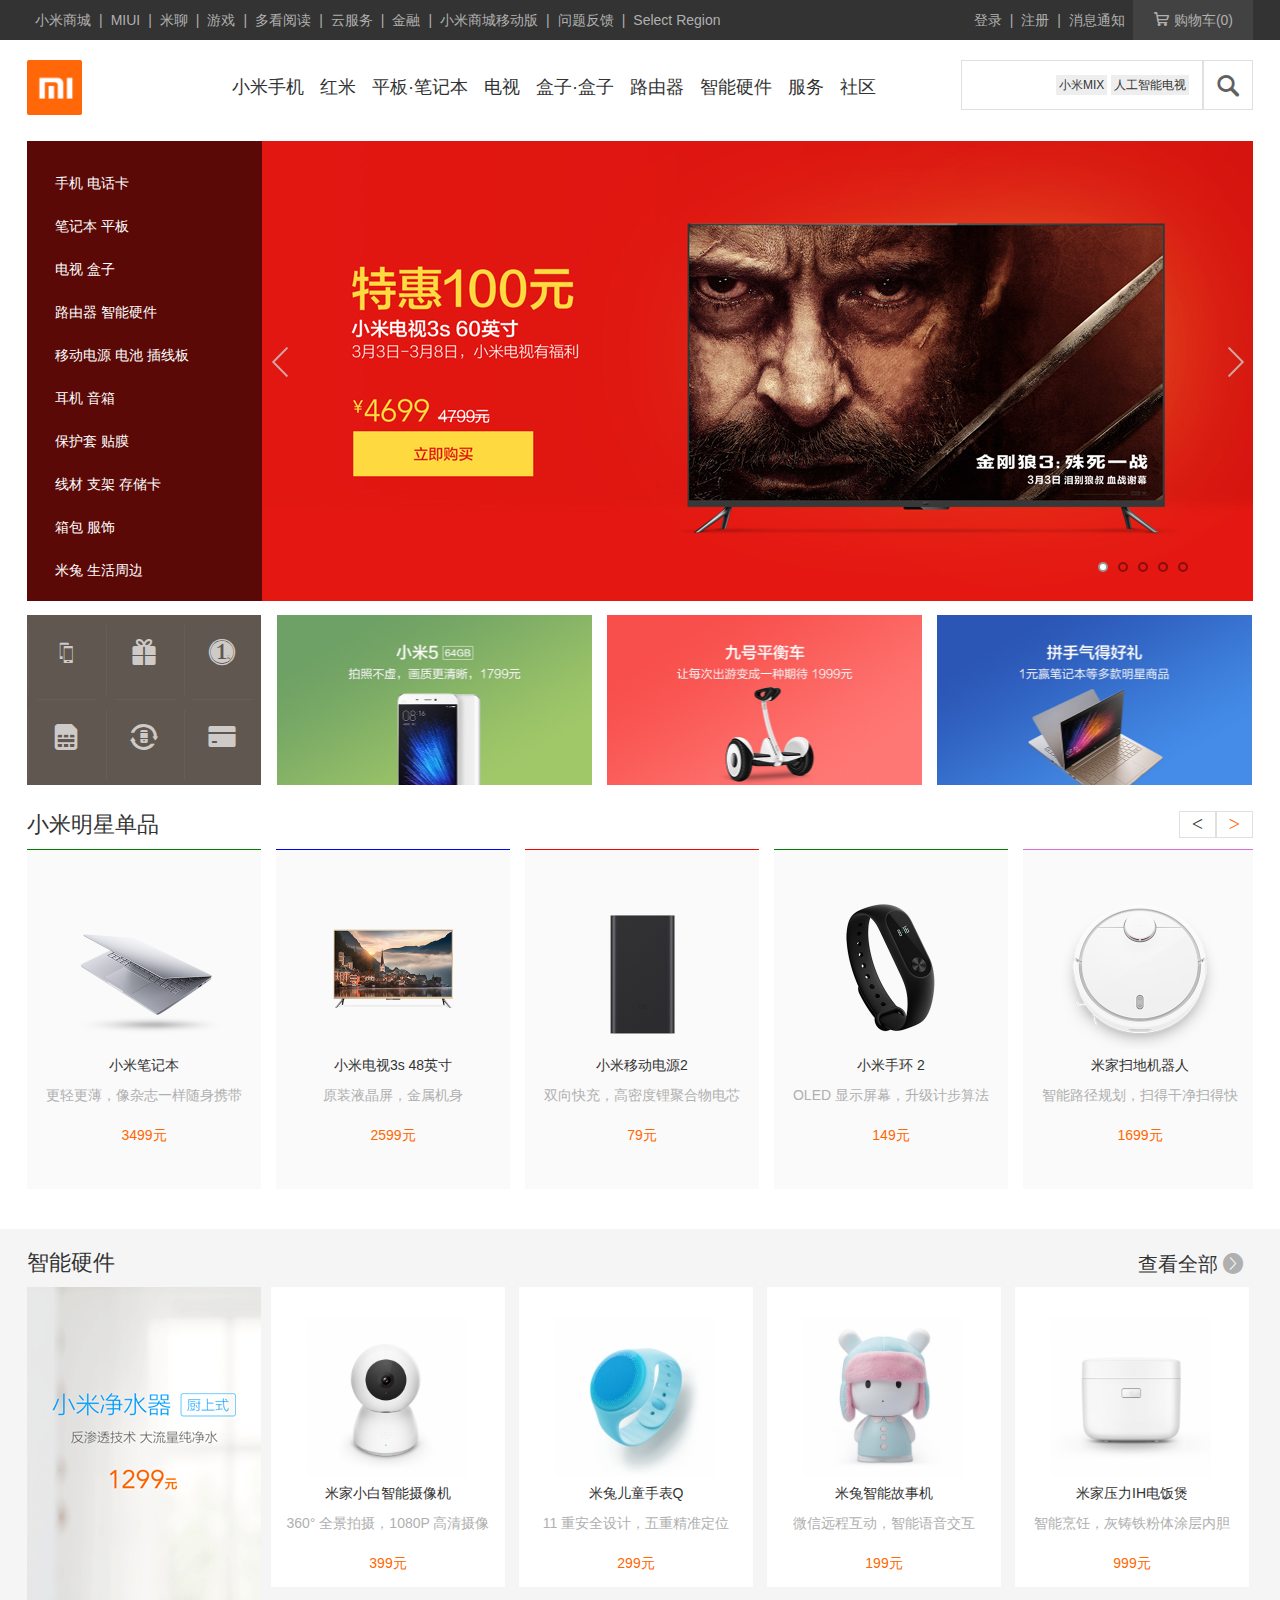
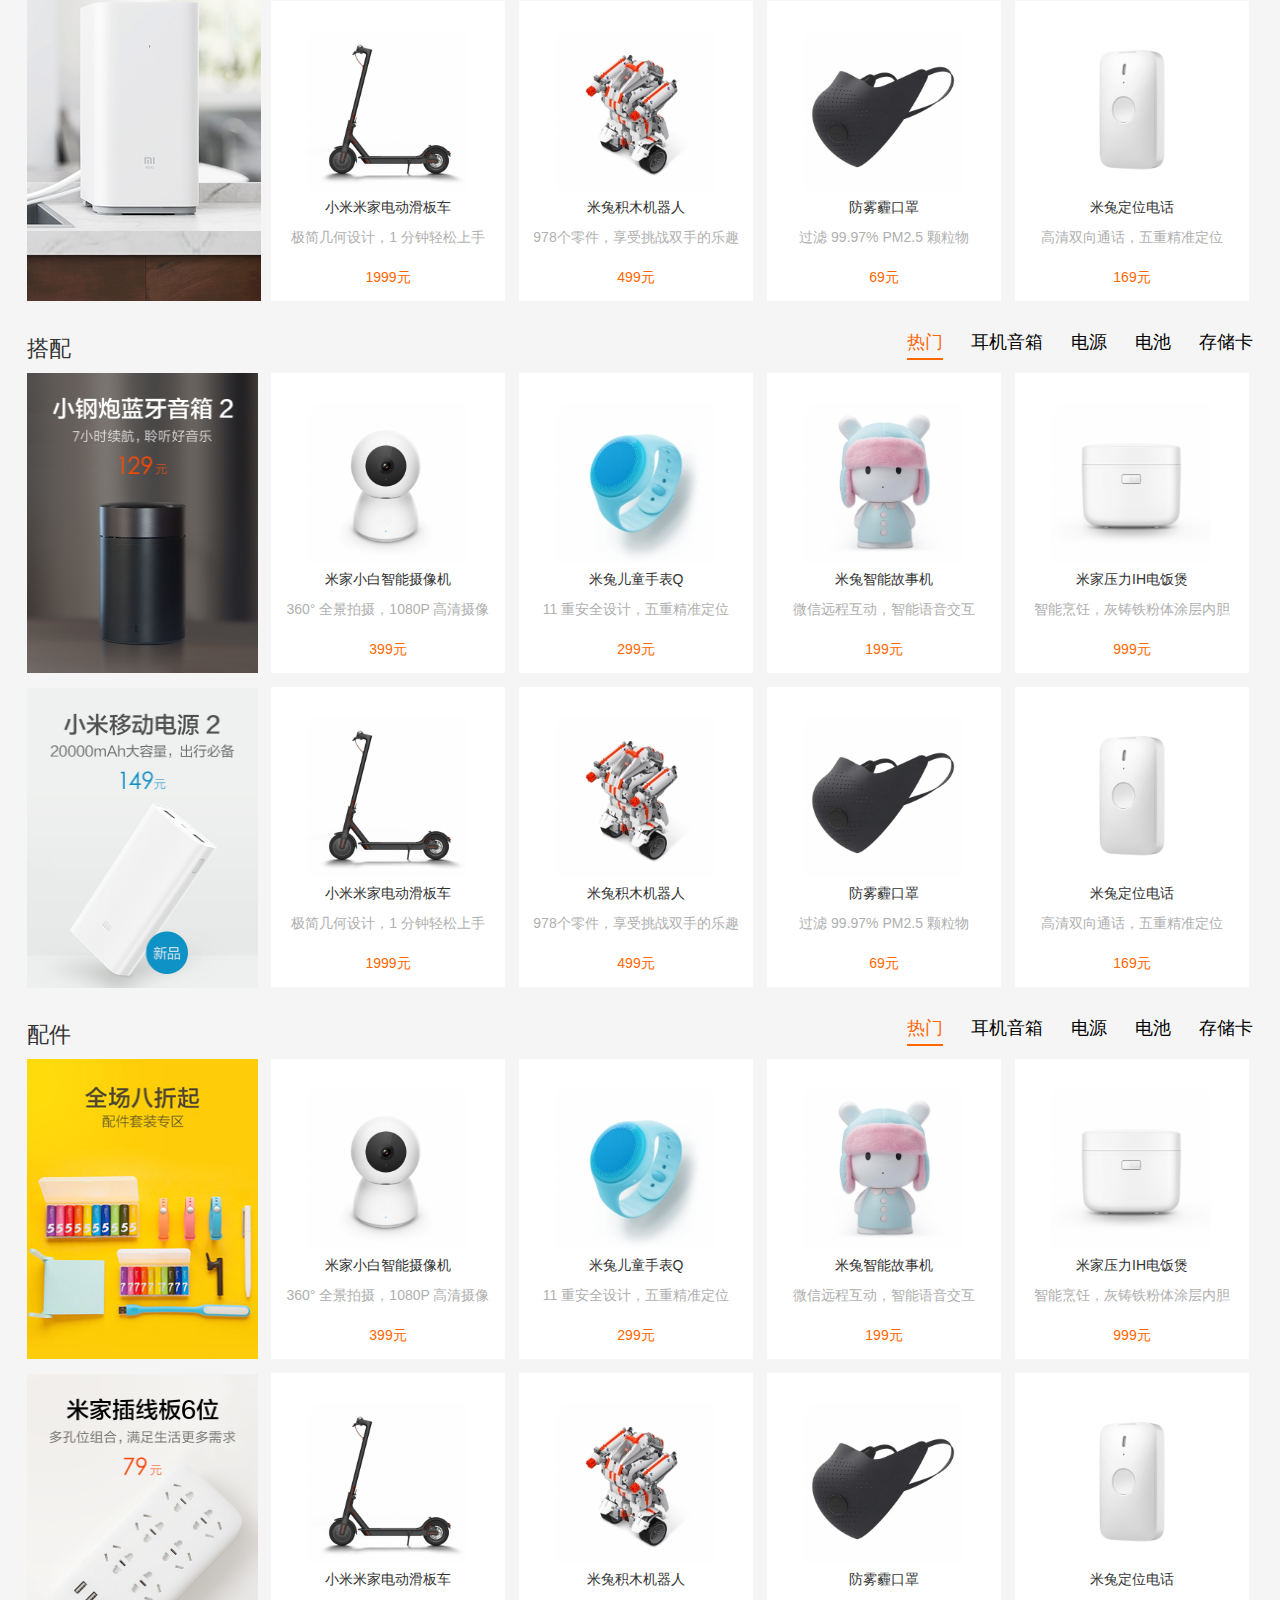
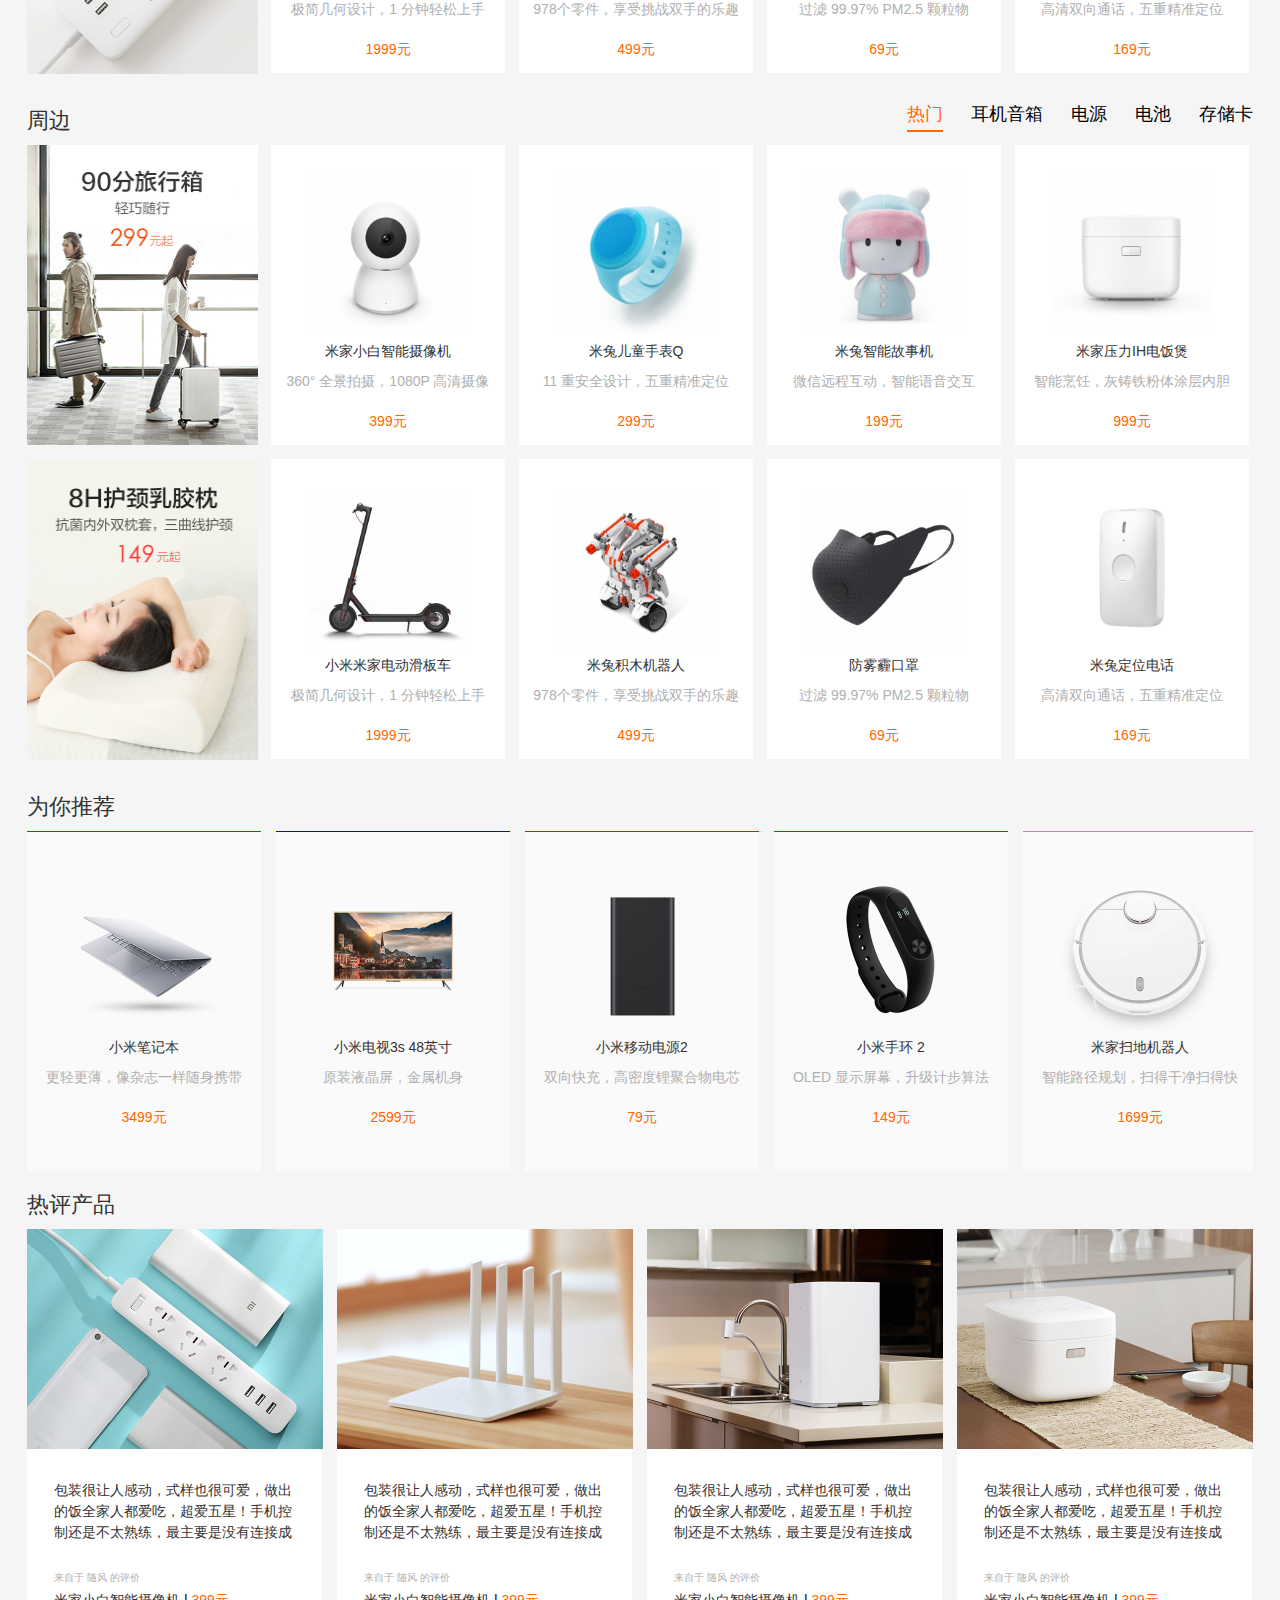
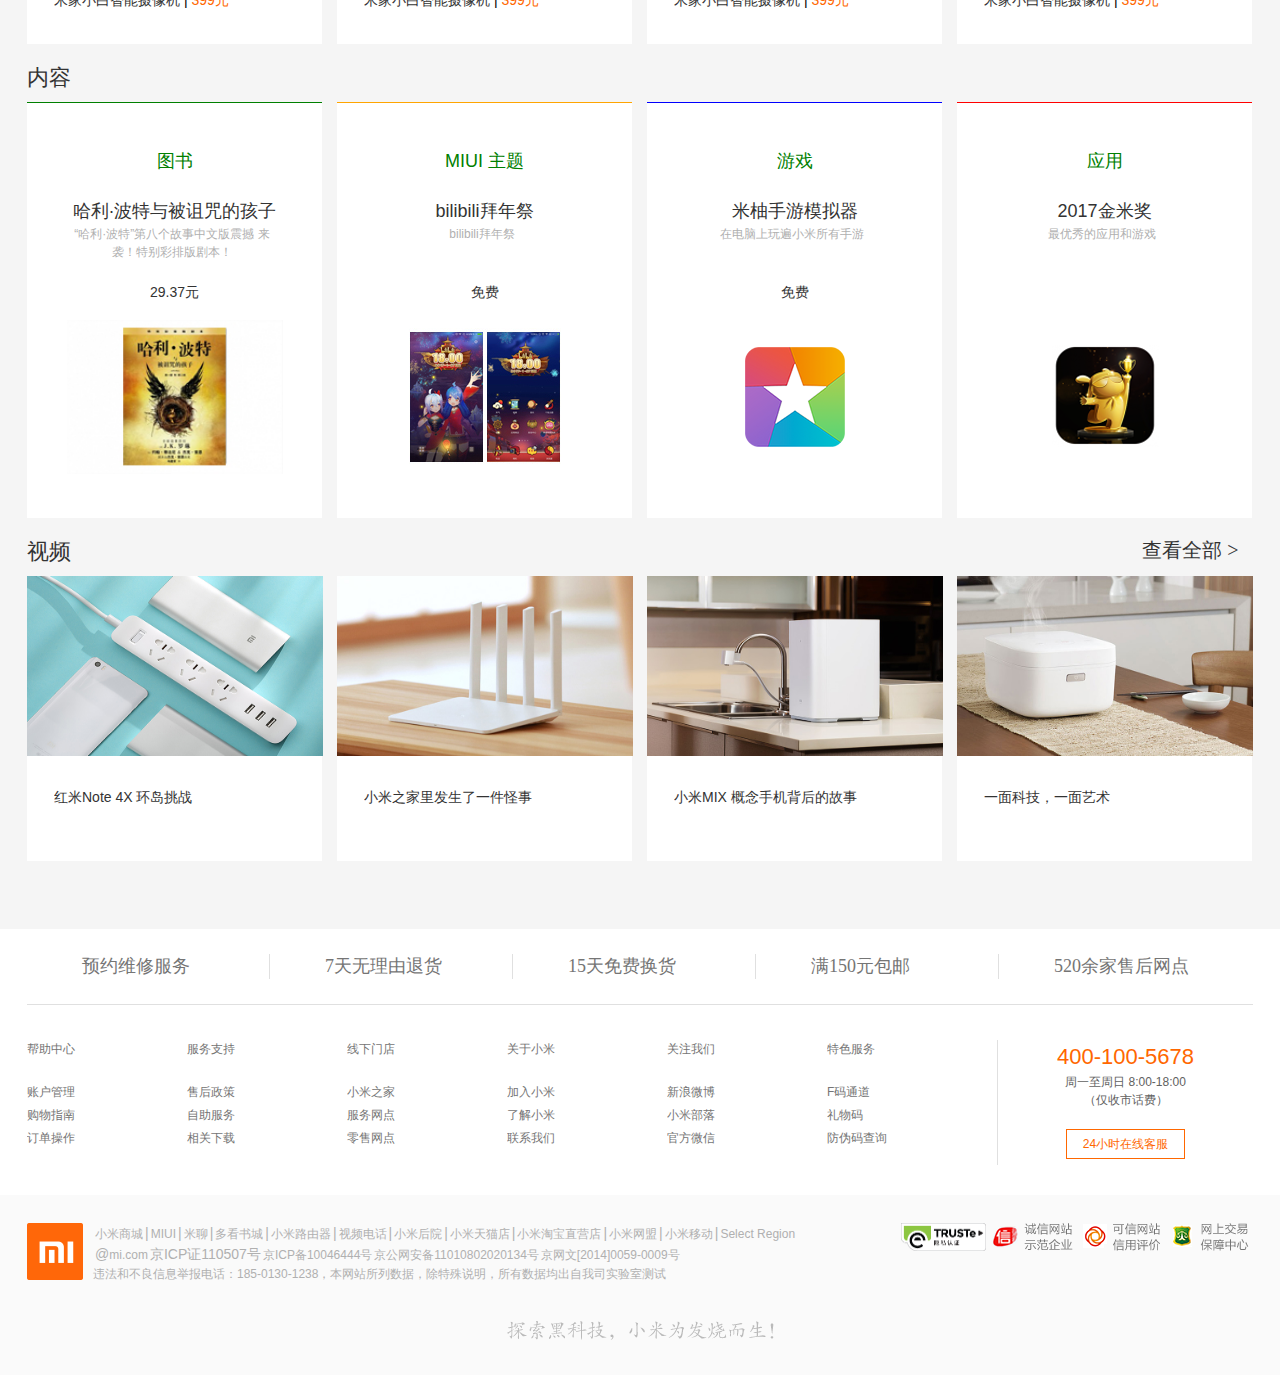
<file: index.html>
<!DOCTYPE html>
<html>

	<head>
		<meta charset="utf-8" />
		<title></title>
	</head>
	<link rel="stylesheet" type="text/css" href="css/css.css" />
	<link rel="stylesheet" type="text/css" href="css/iconfont.css"/>
	<script src="js/jquery-1.11.0.js"></script>
	<script src="js/index.js"></script>

	<body>
		<!--头部导航开始-->
		<div class="header">
			<div class="top-nav">
				<div class="tp-l ">
					<ul>
						<li>
							<a href="javascript:;">小米商城</a>
						</li>
						<li>|</li>
						<li>
							<a href="javascript:;">MIUI</a>
						</li>
						<li>|</li>
						<li>
							<a href="javascript:;">米聊</a>
						</li>
						<li>|</li>
						<li>
							<a href="javascript:;">游戏</a>
						</li>
						<li>|</li>
						<li>
							<a href="javascript:;">多看阅读</a>
						</li>
						<li>|</li>
						<li>
							<a href="javascript:;">云服务</a>
						</li>
						<li>|</li>
						<li>
							<a href="javascript:;">金融</a>
						</li>
						<li>|</li>
						<li>
							<a href="javascript:;">小米商城移动版</a>
						</li>
						<li>|</li>
						<li>
							<a href="javascript:;">问题反馈</a>
						</li>
						<li>|</li>
						<li>
							<a href="javascript:;">Select Region</a>
						</li>
					</ul>
				</div>
				<div class="tp-r fl-r">
					<ul>
						<li>
							<a href="">登录</a>
						</li>
						<li>|</li>
						<li>
							<a href="">注册</a>
						</li>
						<li>|</li>
						<li>
							<a href="">消息通知</a>
						</li>
						<li class="shop-cat" id="spc">
							<a href="javascript:;"><i class="iconfont">&#xe672;</i>&nbsp;购物车(0)</a>
							<div class="shop-cat-item">
								<span>购物车中还没有商品，赶紧选购吧！</span>
							</div>
						</li>

					</ul>
				</div>
			</div>
		</div>
		<!--头部导航结束-->

		<!--搜索部分开始-->
		<div class="search">
			
			<div class="search-l fl-l"><img src="img/logo.png" alt="" class="logo" /></div>
			<div class="search-c fl-l">
				<ul>
					<li>
						<a href="javascript">小米手机</a>
					</li>
					<li>
						<a href="javascript">红米</a>
					</li>
					<li>
						<a href="javascript">平板·笔记本</a>
					</li>
					<li>
						<a href="javascript">电视</a>
					</li>
					<li>
						<a href="javascript">盒子·盒子</a>
					</li>
					<li>
						<a href="javascript">路由器</a>
					</li>
					<li>
						<a href="javascript">智能硬件</a>
					</li>
					<li>
						<a href="javascript">服务</a>
					</li>
					<li>
						<a href="javascript">社区</a>
					</li>
				</ul>
				
				
			</div>
			<div class="search-r fl-r">
				<input type="text" />
				<input type="button" class="btn-search" />
				<i class="iconfont">&#xe605;</i>
				<div class="search-hot">
					<a href="javascript:void(0);">小米MIX</a>
					<a href="javascript:void(0);">人工智能电视</a>
				</div>
				
			</div>

		</div>
		
		<div class="op">
		<div class="like-shop">
			<div class="lk-sp">
				<ul>
					<li><a href="javascript:;"><img src="img/like-shop-1.png"/>
						<div class="lk-desc">
							<h3>小米5c</h3>
							<span>1499元</span>
						</div></a>
					</li>
					<li><a href="javascript:;"><img src="img/like-shop-1.png"/>
						<div class="lk-desc">
							<h3>小米5c</h3>
							<span>1499元</span>
						</div></a>
					</li>
					<li><a href="javascript:;"><img src="img/like-shop-1.png"/>
						<div class="lk-desc">
							<h3>小米5c</h3>
							<span>1499元</span>
						</div></a>
					</li>
					<li><a href="javascript:;"><img src="img/like-shop-1.png"/>
						<div class="lk-desc">
							<h3>小米5c</h3>
							<span>1499元</span>
						</div></a>
					</li>
					<li><a href="javascript:;"><img src="img/like-shop-1.png"/>
						<div class="lk-desc">
							<h3>小米5c</h3>
							<span>1499元</span>
						</div></a>
					</li>
					<li><a href="javascript:;"><img src="img/like-shop-1.png"/>
						<div class="lk-desc">
							<h3>小米5c</h3>
							<span>1499元</span>
						</div></a>
					</li>
				</ul>
			</div>	
			<div class="lk-sp">
				<ul>
					<li><a href="javascript:;"><img src="img/like-shop-2.jpg"/>
						<div class="lk-desc">
							<h3>小米5c</h3>
							<span>1499元</span>
						</div></a>
					</li>
					<li><a href="javascript:;"><img src="img/like-shop-2.jpg"/>
						<div class="lk-desc">
							<h3>小米5c</h3>
							<span>1499元</span>
						</div></a>
					</li>
					<li><a href="javascript:;"><img src="img/like-shop-2.jpg"/>
						<div class="lk-desc">
							<h3>小米5c</h3>
							<span>1499元</span>
						</div></a>
					</li>
					<li><a href="javascript:;"><img src="img/like-shop-2.jpg"/>
						<div class="lk-desc">
							<h3>小米5c</h3>
							<span>1499元</span>
						</div></a>
					</li>
					
				</ul>
			</div>
			<div class="lk-sp">
				<ul>
					<li><a href="javascript:;"><img src="img/like-shop-3.jpg"/>
						<div class="lk-desc">
							<h3>小米5c</h3>
							<span>1499元</span>
						</div></a>
					</li>
					<li><a href="javascript:;"><img src="img/like-shop-3.jpg"/>
						<div class="lk-desc">
							<h3>小米5c</h3>
							<span>1499元</span>
						</div></a>
					</li>
					
					<li><a href="javascript:;"><img src="img/like-shop-3.jpg"/>
						<div class="lk-desc">
							<h3>小米5c</h3>
							<span>1499元</span>
						</div></a>
					</li>
					<li><a href="javascript:;"><img src="img/like-shop-3.jpg"/>
						<div class="lk-desc">
							<h3>小米5c</h3>
							<span>1499元</span>
						</div></a>
					</li>
					<li><a href="javascript:;"><img src="img/like-shop-3.jpg"/>
						<div class="lk-desc">
							<h3>小米5c</h3>
							<span>1499元</span>
						</div></a>
					</li>
				</ul>
			</div>
			<div class="lk-sp">
				<ul>
					
					<li><a href="javascript:;"><img src="img/like-shop-4.png"/>
						<div class="lk-desc">
							<h3>小米5c</h3>
							<span>1499元</span>
						</div></a>
					</li>
					<li><a href="javascript:;"><img src="img/like-shop-4.png"/>
						<div class="lk-desc">
							<h3>小米5c</h3>
							<span>1499元</span>
						</div></a>
					</li>
					<li><a href="javascript:;"><img src="img/like-shop-4.png"/>
						<div class="lk-desc">
							<h3>小米5c</h3>
							<span>1499元</span>
						</div></a>
					</li>
				</ul>
			</div>
			<div class="lk-sp">
				<ul>
					<li><a href="javascript:;"><img src="img/like-shop-5.png"/>
						<div class="lk-desc">
							<h3>小米5c</h3>
							<span>1499元</span>
						</div></a>
					</li>
					<li><a href="javascript:;"><img src="img/like-shop-5.png"/>
						<div class="lk-desc">
							<h3>小米5c</h3>
							<span>1499元</span>
						</div></a>
					</li>
					<li><a href="javascript:;"><img src="img/like-shop-5.png"/>
						<div class="lk-desc">
							<h3>小米5c</h3>
							<span>1499元</span>
						</div></a>
					</li>
				</ul>
			</div>
			<div class="lk-sp">
				<ul>
					<li><a href="javascript:;"><img src="img/like-shop-6.png"/>
						<div class="lk-desc">
							<h3>小米5c</h3>
							<span>1499元</span>
						</div></a>
					</li>
					<li><a href="javascript:;"><img src="img/like-shop-6.png"/>
						<div class="lk-desc">
							<h3>小米5c</h3>
							<span>1499元</span>
						</div></a>
					</li>
					<li><a href="javascript:;"><img src="img/like-shop-6.png"/>
						<div class="lk-desc">
							<h3>小米5c</h3>
							<span>1499元</span>
						</div></a>
					</li>
					<li><a href="javascript:;"><img src="img/like-shop-6.png"/>
						<div class="lk-desc">
							<h3>小米5c</h3>
							<span>1499元</span>
						</div></a>
					</li>
					<li><a href="javascript:;"><img src="img/like-shop-6.png"/>
						<div class="lk-desc">
							<h3>小米5c</h3>
							<span>1499元</span>
						</div></a>
					</li>
					<li><a href="javascript:;"><img src="img/like-shop-6.png"/>
						<div class="lk-desc">
							<h3>小米5c</h3>
							<span>1499元</span>
						</div></a>
					</li>
				</ul>
			</div>
			<div class="lk-sp">
				<ul>
					<li><a href="javascript:;"><img src="img/like-shop-7.jpg"/>
						<div class="lk-desc">
							<h3>小米5c</h3>
							<span>1499元</span>
						</div></a>
					</li>
					
					<li><a href="javascript:;"><img src="img/like-shop-7.jpg"/>
						<div class="lk-desc">
							<h3>小米5c</h3>
							<span>1499元</span>
						</div></a>
					</li>
					<li><a href="javascript:;"><img src="img/like-shop-7.jpg"/>
						<div class="lk-desc">
							<h3>小米5c</h3>
							<span>1499元</span>
						</div></a>
					</li>
					<li><a href="javascript:;"><img src="img/like-shop-7.jpg"/>
						<div class="lk-desc">
							<h3>小米5c</h3>
							<span>1499元</span>
						</div></a>
					</li>
					<li><a href="javascript:;"><img src="img/like-shop-7.jpg"/>
						<div class="lk-desc">
							<h3>小米5c</h3>
							<span>1499元</span>
						</div></a>
					</li>
					<li><a href="javascript:;"><img src="img/like-shop-7.jpg"/>
						<div class="lk-desc">
							<h3>小米5c</h3>
							<span>1499元</span>
						</div></a>
					</li>
				</ul>
			</div>
		</div>
		
		</div>
		<!--搜索部分结束-->
			<!--Banner部分开始-->
		<div class="content">
			<div class="content-l">
				<ul>
					<li>
						<a href="javascript:;">手机 电话卡</a>
					</li>
					<li>
						<a href="javascript:;">笔记本 平板</a>
					</li>
					<li>
						<a href="javascript:;">电视 盒子 </a>
					</li>
					<li>
						<a href="javascript:;">路由器 智能硬件</a>
					</li>
					<li>
						<a href="javascript:;">移动电源 电池 插线板</a>
					</li>
					<li>
						<a href="javascript:;">耳机 音箱</a>
					</li>
					<li>
						<a href="javascript:;">保护套 贴膜</a>
					</li>
					<li>
						<a href="javascript:;">线材 支架 存储卡</a>
					</li>
					<li>
						<a href="javascript:;">箱包 服饰</a>
					</li>
					<li>
						<a href="javascript:;">米兔 生活周边</a>
					</li>
				</ul>
			</div>
			<div class="ca-list">
				<div>
					<ul>
						<li><a href="Javascript:;">
							<img src="img/ca-01-1.png" alt="" /><span>小米5C</span></a>
							<a href="javascript:;" class="slct-shop">选购</a>
						</li>
						<li><a href="Javascript:;">
							<img src="img/ca-01-1.png" alt="" /><span>小米5C</span></a>
							<a href="javascript:;" class="slct-shop">选购</a>
						</li>
						<li><a href="Javascript:;">
							<img src="img/ca-01-1.png" alt="" /><span>小米5C</span></a>
							<a href="javascript:;" class="slct-shop">选购</a>
						</li>
						<li><a href="Javascript:;">
							<img src="img/ca-01-1.png" alt="" /><span>小米5C</span></a>
							<a href="javascript:;" class="slct-shop">选购</a>
						</li>
						<li><a href="Javascript:;">
							<img src="img/ca-01-1.png" alt="" /><span>小米5C</span></a>
							<a href="javascript:;" class="slct-shop">选购</a>
						</li>
						<li><a href="Javascript:;">
							<img src="img/ca-01-1.png" alt="" /><span>小米5C</span></a>
							<a href="javascript:;" class="slct-shop">选购</a>
						</li>
					</ul>
					<ul>
						<li><a href="Javascript:;">
							<img src="img/ca-01-1.png" alt="" /><span>小米5C</span></a>
							<a href="javascript:;" class="slct-shop">选购</a>
						</li>
						<li><a href="Javascript:;">
							<img src="img/ca-01-1.png" alt="" /><span>小米5C</span></a>
							<a href="javascript:;" class="slct-shop">选购</a>
						</li>
						<li><a href="Javascript:;">
							<img src="img/ca-01-1.png" alt="" /><span>小米5C</span></a>
							<a href="javascript:;" class="slct-shop">选购</a>
						</li>
						<li><a href="Javascript:;">
							<img src="img/ca-01-1.png" alt="" /><span>小米5C</span></a>
							<a href="javascript:;" class="slct-shop">选购</a>
						</li>
						<li><a href="Javascript:;">
							<img src="img/ca-01-1.png" alt="" /><span>小米5C</span></a>
							<a href="javascript:;" class="slct-shop">选购</a>
						</li>
						<li><a href="Javascript:;">
							<img src="img/ca-01-1.png" alt="" /><span>小米5C</span></a>
							<a href="javascript:;" class="slct-shop">选购</a>
						</li>
					</ul>
					<ul>
						<li><a href="Javascript:;">
							<img src="img/ca-01-1.png" alt="" /><span>小米5C</span></a>
							<a href="javascript:;" class="slct-shop">选购</a>
						</li>
					</ul>
				</div>
				
				<div>
					<ul>
						<li><a href="Javascript:;">
							<img src="img/ca-02-1.png" alt="" /><span>小米5C</span></a>
							<a href="javascript:;" class="slct-shop">选购</a>
						</li>
						<li><a href="Javascript:;">
							<img src="img/ca-02-1.png" alt="" /><span>小米5C</span></a>
							<a href="javascript:;" class="slct-shop">选购</a>
						</li>
						<li><a href="Javascript:;">
							<img src="img/ca-02-1.png" alt="" /><span>小米5C</span></a>
							<a href="javascript:;" class="slct-shop">选购</a>
						</li>
						<li><a href="Javascript:;">
							<img src="img/ca-02-1.png" alt="" /><span>小米5C</span></a>
							<a href="javascript:;" class="slct-shop">选购</a>
						</li>
						<li><a href="Javascript:;">
							<img src="img/ca-02-1.png" alt="" /><span>小米5C</span></a>
							<a href="javascript:;" class="slct-shop">选购</a>
						</li>
					</ul>
				</div>
				
				<div>
					<ul>
						<li><a href="Javascript:;">
							<img src="img/ca-02-1.png" alt="" /><span>小米5C</span></a>
						</li>
						<li><a href="Javascript:;">
							<img src="img/ca-02-1.png" alt="" /><span>小米5C</span></a>	
						</li>
						<li><a href="Javascript:;">
							<img src="img/ca-02-1.png" alt="" /><span>小米5C</span></a>
						</li>
						<li><a href="Javascript:;">
							<img src="img/ca-02-1.png" alt="" /><span>小米5C</span></a>
						</li>
						<li><a href="Javascript:;">
							<img src="img/ca-02-1.png" alt="" /><span>小米5C</span></a>
						</li>
						<li><a href="Javascript:;">
							<img src="img/ca-02-1.png" alt="" /><span>小米5C</span></a>
						</li>
					</ul>
					<ul>
						<li><a href="Javascript:;">
							<img src="img/ca-02-1.png" alt="" /><span>小米5C</span></a>
						</li>
						<li><a href="Javascript:;">
							<img src="img/ca-02-1.png" alt="" /><span>小米5C</span></a>	
						</li>
						<li><a href="Javascript:;">
							<img src="img/ca-02-1.png" alt="" /><span>小米5C</span></a>
						</li>
						<li><a href="Javascript:;">
							<img src="img/ca-02-1.png" alt="" /><span>小米5C</span></a>
						</li>
						<li><a href="Javascript:;">
							<img src="img/ca-02-1.png" alt="" /><span>小米5C</span></a>
						</li>
						<li><a href="Javascript:;">
							<img src="img/ca-02-1.png" alt="" /><span>小米5C</span></a>
						</li>
					</ul>
					<ul>
						<li><a href="Javascript:;">
							<img src="img/ca-02-1.png" alt="" /><span>小米5C</span></a>
						</li>
						<li><a href="Javascript:;">
							<img src="img/ca-02-1.png" alt="" /><span>小米5C</span></a>	
						</li>
						<li><a href="Javascript:;">
							<img src="img/ca-02-1.png" alt="" /><span>小米5C</span></a>
						</li>
						<li><a href="Javascript:;">
							<img src="img/ca-02-1.png" alt="" /><span>小米5C</span></a>
						</li>
					
					</ul>
				</div>
				
				<div>
					<ul>
						<li><a href="Javascript:;">
							<img src="img/ca-02-1.png" alt="" /><span>小米5C</span></a>
						</li>
						<li><a href="Javascript:;">
							<img src="img/ca-02-1.png" alt="" /><span>小米5C</span></a>	
						</li>
						<li><a href="Javascript:;">
							<img src="img/ca-02-1.png" alt="" /><span>小米5C</span></a>
						</li>
						<li><a href="Javascript:;">
							<img src="img/ca-02-1.png" alt="" /><span>小米5C</span></a>
						</li>
						<li><a href="Javascript:;">
							<img src="img/ca-02-1.png" alt="" /><span>小米5C</span></a>
						</li>
						<li><a href="Javascript:;">
							<img src="img/ca-02-1.png" alt="" /><span>小米5C</span></a>
						</li>
					</ul>
					<ul>
						<li><a href="Javascript:;">
							<img src="img/ca-02-1.png" alt="" /><span>小米5C</span></a>
						</li>
						<li><a href="Javascript:;">
							<img src="img/ca-02-1.png" alt="" /><span>小米5C</span></a>	
						</li>
						<li><a href="Javascript:;">
							<img src="img/ca-02-1.png" alt="" /><span>小米5C</span></a>
						</li>
						<li><a href="Javascript:;">
							<img src="img/ca-02-1.png" alt="" /><span>小米5C</span></a>
						</li>
						<li><a href="Javascript:;">
							<img src="img/ca-02-1.png" alt="" /><span>小米5C</span></a>
						</li>
						<li><a href="Javascript:;">
							<img src="img/ca-02-1.png" alt="" /><span>小米5C</span></a>
						</li>
					</ul>
					<ul>
						<li><a href="Javascript:;">
							<img src="img/ca-02-1.png" alt="" /><span>小米5C</span></a>
						</li>
						<li><a href="Javascript:;">
							<img src="img/ca-02-1.png" alt="" /><span>小米5C</span></a>	
						</li>
						<li><a href="Javascript:;">
							<img src="img/ca-02-1.png" alt="" /><span>小米5C</span></a>
						</li>
						<li><a href="Javascript:;">
							<img src="img/ca-02-1.png" alt="" /><span>小米5C</span></a>
						</li>
						<li><a href="Javascript:;">
							<img src="img/ca-02-1.png" alt="" /><span>小米5C</span></a>
						</li>
							<li><a href="Javascript:;">
							<img src="img/ca-02-1.png" alt="" /><span>小米5C</span></a>
						</li>
					</ul>
				</div>
				
				<div>
					<ul>
						<li><a href="Javascript:;">
							<img src="img/ca-02-1.png" alt="" /><span>小米5C</span></a>
						</li>
						<li><a href="Javascript:;">
							<img src="img/ca-02-1.png" alt="" /><span>小米5C</span></a>	
						</li>
						<li><a href="Javascript:;">
							<img src="img/ca-02-1.png" alt="" /><span>小米5C</span></a>
						</li>
						<li><a href="Javascript:;">
							<img src="img/ca-02-1.png" alt="" /><span>小米5C</span></a>
						</li>
						<li><a href="Javascript:;">
							<img src="img/ca-02-1.png" alt="" /><span>小米5C</span></a>
						</li>
						<li><a href="Javascript:;">
							<img src="img/ca-02-1.png" alt="" /><span>小米5C</span></a>
						</li>
					</ul>
					
					
				</div>
			
				<div>
					<ul>
						<li><a href="Javascript:;">
							<img src="img/ca-02-1.png" alt="" /><span>小米5C</span></a>
						</li>
						<li><a href="Javascript:;">
							<img src="img/ca-02-1.png" alt="" /><span>小米5C</span></a>	
						</li>
						<li><a href="Javascript:;">
							<img src="img/ca-02-1.png" alt="" /><span>小米5C</span></a>
						</li>
						<li><a href="Javascript:;">
							<img src="img/ca-02-1.png" alt="" /><span>小米5C</span></a>
						</li>
						<li><a href="Javascript:;">
							<img src="img/ca-02-1.png" alt="" /><span>小米5C</span></a>
						</li>
						<li><a href="Javascript:;">
							<img src="img/ca-02-1.png" alt="" /><span>小米5C</span></a>
						</li>
					</ul>
					<ul>
						<li><a href="Javascript:;">
							<img src="img/ca-02-1.png" alt="" /><span>小米5C</span></a>
						</li>
						<li><a href="Javascript:;">
							<img src="img/ca-02-1.png" alt="" /><span>小米5C</span></a>	
						</li>
						<li><a href="Javascript:;">
							<img src="img/ca-02-1.png" alt="" /><span>小米5C</span></a>
						</li>
						<li><a href="Javascript:;">
							<img src="img/ca-02-1.png" alt="" /><span>小米5C</span></a>
						</li>
						<li><a href="Javascript:;">
							<img src="img/ca-02-1.png" alt="" /><span>小米5C</span></a>
						</li>
						<li><a href="Javascript:;">
							<img src="img/ca-02-1.png" alt="" /><span>小米5C</span></a>
						</li>
					</ul>
					<ul>
						<li><a href="Javascript:;">
							<img src="img/ca-02-1.png" alt="" /><span>小米5C</span></a>
						</li>
						<li><a href="Javascript:;">
							<img src="img/ca-02-1.png" alt="" /><span>小米5C</span></a>	
						</li>
						<li><a href="Javascript:;">
							<img src="img/ca-02-1.png" alt="" /><span>小米5C</span></a>
						</li>
						<li><a href="Javascript:;">
							<img src="img/ca-02-1.png" alt="" /><span>小米5C</span></a>
						</li>
					
					</ul>
				</div>
				
				<div>
					<ul>
						<li><a href="Javascript:;">
							<img src="img/ca-02-1.png" alt="" /><span>小米5C</span></a>
						</li>
						<li><a href="Javascript:;">
							<img src="img/ca-02-1.png" alt="" /><span>小米5C</span></a>	
						</li>
						<li><a href="Javascript:;">
							<img src="img/ca-02-1.png" alt="" /><span>小米5C</span></a>
						</li>
						<li><a href="Javascript:;">
							<img src="img/ca-02-1.png" alt="" /><span>小米5C</span></a>
						</li>
						<li><a href="Javascript:;">
							<img src="img/ca-02-1.png" alt="" /><span>小米5C</span></a>
						</li>
						<li><a href="Javascript:;">
							<img src="img/ca-02-1.png" alt="" /><span>小米5C</span></a>
						</li>
					</ul>
					<ul>
						<li><a href="Javascript:;">
							<img src="img/ca-02-1.png" alt="" /><span>小米5C</span></a>
						</li>
						<li><a href="Javascript:;">
							<img src="img/ca-02-1.png" alt="" /><span>小米5C</span></a>	
						</li>
						<li><a href="Javascript:;">
							<img src="img/ca-02-1.png" alt="" /><span>小米5C</span></a>
						</li>
						<li><a href="Javascript:;">
							<img src="img/ca-02-1.png" alt="" /><span>小米5C</span></a>
						</li>
						<li><a href="Javascript:;">
							<img src="img/ca-02-1.png" alt="" /><span>小米5C</span></a>
						</li>
						<li><a href="Javascript:;">
							<img src="img/ca-02-1.png" alt="" /><span>小米5C</span></a>
						</li>
					</ul>
					<ul>
						<li><a href="Javascript:;">
							<img src="img/ca-02-1.png" alt="" /><span>小米5C</span></a>
						</li>
						<li><a href="Javascript:;">
							<img src="img/ca-02-1.png" alt="" /><span>小米5C</span></a>	
						</li>
						<li><a href="Javascript:;">
							<img src="img/ca-02-1.png" alt="" /><span>小米5C</span></a>
						</li>
						<li><a href="Javascript:;">
							<img src="img/ca-02-1.png" alt="" /><span>小米5C</span></a>
						</li>
					
					</ul>
				</div>
			
				<div>
					<ul>
						<li><a href="Javascript:;">
							<img src="img/ca-02-1.png" alt="" /><span>小米5C</span></a>
						</li>
						<li><a href="Javascript:;">
							<img src="img/ca-02-1.png" alt="" /><span>小米5C</span></a>	
						</li>
						<li><a href="Javascript:;">
							<img src="img/ca-02-1.png" alt="" /><span>小米5C</span></a>
						</li>
						<li><a href="Javascript:;">
							<img src="img/ca-02-1.png" alt="" /><span>小米5C</span></a>
						</li>
						<li><a href="Javascript:;">
							<img src="img/ca-02-1.png" alt="" /><span>小米5C</span></a>
						</li>
						<li><a href="Javascript:;">
							<img src="img/ca-02-1.png" alt="" /><span>小米5C</span></a>
						</li>
					</ul>
					<ul>
						<li><a href="Javascript:;">
							<img src="img/ca-02-1.png" alt="" /><span>小米5C</span></a>
						</li>
						<li><a href="Javascript:;">
							<img src="img/ca-02-1.png" alt="" /><span>小米5C</span></a>	
						</li>
						<li><a href="Javascript:;">
							<img src="img/ca-02-1.png" alt="" /><span>小米5C</span></a>
						</li>
						<li><a href="Javascript:;">
							<img src="img/ca-02-1.png" alt="" /><span>小米5C</span></a>
						</li>
						<li><a href="Javascript:;">
							<img src="img/ca-02-1.png" alt="" /><span>小米5C</span></a>
						</li>
						<li><a href="Javascript:;">
							<img src="img/ca-02-1.png" alt="" /><span>小米5C</span></a>
						</li>
					</ul>
					<ul>
						<li><a href="Javascript:;">
							<img src="img/ca-02-1.png" alt="" /><span>小米5C</span></a>
						</li>
						<li><a href="Javascript:;">
							<img src="img/ca-02-1.png" alt="" /><span>小米5C</span></a>	
						</li>
						<li><a href="Javascript:;">
							<img src="img/ca-02-1.png" alt="" /><span>小米5C</span></a>
						</li>
						<li><a href="Javascript:;">
							<img src="img/ca-02-1.png" alt="" /><span>小米5C</span></a>
						</li>
					
					</ul>
				</div>

				<div>
					<ul>
						<li><a href="Javascript:;">
							<img src="img/ca-02-1.png" alt="" /><span>小米5C</span></a>
						</li>
						<li><a href="Javascript:;">
							<img src="img/ca-02-1.png" alt="" /><span>小米5C</span></a>	
						</li>
						<li><a href="Javascript:;">
							<img src="img/ca-02-1.png" alt="" /><span>小米5C</span></a>
						</li>
						<li><a href="Javascript:;">
							<img src="img/ca-02-1.png" alt="" /><span>小米5C</span></a>
						</li>
						<li><a href="Javascript:;">
							<img src="img/ca-02-1.png" alt="" /><span>小米5C</span></a>
						</li>
						<li><a href="Javascript:;">
							<img src="img/ca-02-1.png" alt="" /><span>小米5C</span></a>
						</li>
					</ul>
					<ul>
						<li><a href="Javascript:;">
							<img src="img/ca-02-1.png" alt="" /><span>小米5C</span></a>
						</li>
						<li><a href="Javascript:;">
							<img src="img/ca-02-1.png" alt="" /><span>小米5C</span></a>	
						</li>
						<li><a href="Javascript:;">
							<img src="img/ca-02-1.png" alt="" /><span>小米5C</span></a>
						</li>
						<li><a href="Javascript:;">
							<img src="img/ca-02-1.png" alt="" /><span>小米5C</span></a>
						</li>
						<li><a href="Javascript:;">
							<img src="img/ca-02-1.png" alt="" /><span>小米5C</span></a>
						</li>
						<li><a href="Javascript:;">
							<img src="img/ca-02-1.png" alt="" /><span>小米5C</span></a>
						</li>
					</ul>
					<ul>
						<li><a href="Javascript:;">
							<img src="img/ca-02-1.png" alt="" /><span>小米5C</span></a>
						</li>
						<li><a href="Javascript:;">
							<img src="img/ca-02-1.png" alt="" /><span>小米5C</span></a>	
						</li>
						<li><a href="Javascript:;">
							<img src="img/ca-02-1.png" alt="" /><span>小米5C</span></a>
						</li>
						<li><a href="Javascript:;">
							<img src="img/ca-02-1.png" alt="" /><span>小米5C</span></a>
						</li>
					
					</ul>
				</div>

				<div>
					<ul>
						<li><a href="Javascript:;">
							<img src="img/ca-02-1.png" alt="" /><span>小米5C</span></a>
						</li>
						<li><a href="Javascript:;">
							<img src="img/ca-02-1.png" alt="" /><span>小米5C</span></a>	
						</li>
						<li><a href="Javascript:;">
							<img src="img/ca-02-1.png" alt="" /><span>小米5C</span></a>
						</li>
						<li><a href="Javascript:;">
							<img src="img/ca-02-1.png" alt="" /><span>小米5C</span></a>
						</li>
						<li><a href="Javascript:;">
							<img src="img/ca-02-1.png" alt="" /><span>小米5C</span></a>
						</li>
						<li><a href="Javascript:;">
							<img src="img/ca-02-1.png" alt="" /><span>小米5C</span></a>
						</li>
					</ul>
					<ul>
						<li><a href="Javascript:;">
							<img src="img/ca-02-1.png" alt="" /><span>小米5C</span></a>
						</li>
						<li><a href="Javascript:;">
							<img src="img/ca-02-1.png" alt="" /><span>小米5C</span></a>	
						</li>
						<li><a href="Javascript:;">
							<img src="img/ca-02-1.png" alt="" /><span>小米5C</span></a>
						</li>
						<li><a href="Javascript:;">
							<img src="img/ca-02-1.png" alt="" /><span>小米5C</span></a>
						</li>
						<li><a href="Javascript:;">
							<img src="img/ca-02-1.png" alt="" /><span>小米5C</span></a>
						</li>
						<li><a href="Javascript:;">
							<img src="img/ca-02-1.png" alt="" /><span>小米5C</span></a>
						</li>
					</ul>
					
				</div>
			</div>
			
			<div class="content-r fl-l" id="ct-r">
				<img src="img/1.jpg" alt="" />
				<img src="img/2.jpg" alt=""  />
				<img src="img/3.jpg" alt="" />
				<img src="img/4.jpg" alt="" />
				<img src="img/5.jpg" alt=""/>	
			</div>
			<div class="arrow"><span class="arrow-l"></span><span class="arrow-r"></span></div>
			<div class="suqare fl-l">
				<ul>
					<li><a href=""></a></li>
					<li><a href=""></a></li>
					<li><a href=""></a></li>
					<li><a href=""></a></li>
					<li><a href=""></a></li>
				</ul>
			</div>
			
		</div>
	
	
		<!--Banner部分结束-->
		
		<div class="mi-body">
		<!--广告部分开始-->
		<div class="ad">
			<div class="ad-l">
				<ul>
					<li>
						<a href="javascript:void(0);"><i class="iconfont">&#xe600;</i></a>
					</li>
					<li>
						<a href="javascript:void(0);"><i class="iconfont">&#xe627;</i></a>
					</li>
					<li>
						<a href="javascript:void(0);"><i class="iconfont">&#xe637;</i></a>
					</li>
					<li>
						<a href="javascript:void(0);"><i class="iconfont">&#xe61f;</i></a>
					</li>
					<li>
						<a href="javascript:void(0);"><i class="iconfont">&#xe604;</i></a>
					</li>
					<li>
						<a href="javascript:void(0);"><i class="iconfont">&#xe609;</i></a>
					</li>
				</ul>
			</div>
			<div class="ad-r fl-l">
				<ul>
					<li>
						<a href="javascript:void(0);"><img src="img/ad1.jpg" alt="" /></a>
					</li>
					<li>
						<a href="javascript:void(0);"><img src="img/ad2.jpg" alt="" /></a>
					</li>
					<li>
						<a href="javascript:void(0);"><img src="img/ad3.jpg" alt="" /></a>
					</li>
				</ul>
			</div>
		</div>
		<!--广告部分开始-->

		<!--明星单品-->
		<div class="star-shop">
			<h2 class="h2-shop fl-l">小米明星单品</h2>
			<div class="shop-btn">
				<a href="javascript:;" id="sp-item-l">
					<</a>
						<a href="javascript:;" id="sp-item-r" class="sp-ahover">></a>
			</div>
		</div>
		<!--明星单品结束-->
		</div>
		<div class="shop-item" id="sp-item">
			<div>
			<ul>
				<li style="border-top: 1px solid green;">
					<a href="javascript:;"><img src="img/star1.jpg" alt="" />
						<h3>小米笔记本</h3></a>
					<p>更轻更薄，像杂志一样随身携带</p><span>3499元</span></li>
				<li style="border-top: 1px solid blue;">
					<a href="javascript:;"><img src="img/star2.png" alt="" />
						<h3>小米电视3s 48英寸</h3></a>
					<p>原装液晶屏，金属机身</p><span>2599元</span></li>
				<li style="border-top: 1px solid red;">
					<a href="javascript:;"><img src="img/star3.png" alt="" />
						<h3>小米移动电源2</h3></a>
					<p>双向快充，高密度锂聚合物电芯</p><span>79元</span></li>
				<li style="border-top: 1px solid green;">
					<a href="javascript:;"><img src="img/star4.jpg" alt="" />
						<h3>小米手环 2</h3></a>
					<p>OLED 显示屏幕，升级计步算法</p><span>149元</span></li>
				<li style="border-top: 1px solid orchid;">
					<a href="javascript:;"><img src="img/star5.jpg" alt="" />
						<h3>米家扫地机器人</h3></a>
					<p>智能路径规划，扫得干净扫得快</p><span>1699元</span></li>
			</ul>
			</div>
			<div>
			<ul>
				<li style="border-top: 1px solid green;">
					<a href="javascript:;"><img src="img/star2.png" alt="" />
						<h3>小米笔记本</h3></a>
					<p>更轻更薄，像杂志一样随身携带</p><span>3499元</span></li>
				<li style="border-top: 1px solid blue;">
					<a href="javascript:;"><img src="img/star2.png" alt="" />
						<h3>小米电视3s 48英寸</h3></a>
					<p>原装液晶屏，金属机身</p><span>2599元</span></li>
				<li style="border-top: 1px solid red;">
					<a href="javascript:;"><img src="img/star2.png" alt="" />
						<h3>小米移动电源2</h3></a>
					<p>双向快充，高密度锂聚合物电芯</p><span>79元</span></li>
				<li style="border-top: 1px solid green;">
					<a href="javascript:;"><img src="img/star2.png" alt="" />
						<h3>小米手环 2</h3></a>
					<p>OLED 显示屏幕，升级计步算法</p><span>149元</span></li>
				<li style="border-top: 1px solid orchid;">
					<a href="javascript:;"><img src="img/star2.png" alt="" />
						<h3>米家扫地机器人</h3></a>
					<p>智能路径规划，扫得干净扫得快</p><span>1699元</span></li>
			</ul>
		</div>
		</div>
		
		<!--item-bg-->
		<div class="item-bg">
			<!--第一个item-->
			<div class="item">
				<div class="item-head">
					<h2 class="fl-l">智能硬件</h2>
					<div class="shop-btn">
						<a href="javascript:;">查看全部&nbsp;<i class="iconfont">&#xe61c;</i></a>
					</div>
				</div>
				<div class="item-l fl-l"><img src="img/item-0.jpg" alt="" /></div>
				<div class="item-r fl-l">
					<div>
					<ul>
						<li>
							<a href="javascript:;"><img src="img/item-1.jpg" alt="" />
								<h3>米家小白智能摄像机</h3></a>
							<p>360° 全景拍摄，1080P 高清摄像</p><span>399元</span></li>
						<li>
							<a href="javascript:;"><img src="img/item-2.jpg" alt="" />
								<h3>米兔儿童手表Q</h3></a>
							<p>11 重安全设计，五重精准定位</p><span>299元</span></li>
						<li>
							<a href="javascript:;"><img src="img/item-3.jpg" alt="" />
								<h3>米兔智能故事机</h3></a>
							<p>微信远程互动，智能语音交互</p><span>199元</span></li>
						<li>
							<a href="javascript:;"><img src="img/item-4.jpg" alt="" />
								<h3>米家压力IH电饭煲</h3></a>
							<p>智能烹饪，灰铸铁粉体涂层内胆</p><span>999元</span></li>
						<li>
							<a href="javascript:;"><img src="img/item-5.jpg" alt="" />
								<h3>小米米家电动滑板车</h3></a>
							<p>极简几何设计，1 分钟轻松上手</p><span>1999元</span></li>
						<li>
							<a href="javascript:;"><img src="img/item-6.jpg" alt="" />
								<h3>米兔积木机器人</h3></a>
							<p>978个零件，享受挑战双手的乐趣</p><span>499元</span></li>
						<li>
							<a href="javascript:;"><img src="img/item-7.jpg" alt="" />
								<h3>防雾霾口罩</h3></a>
							<p>过滤 99.97% PM2.5 颗粒物</p><span>69元</span></li>
						<li>
							<a href="javascript:;"><img src="img/item-8.png" alt="" />
								<h3>米兔定位电话</h3></a>
							<p>高清双向通话，五重精准定位</p><span>169元</span></li>
					</ul>
					</div>
				</div>
			</div>
			<!--第一个item结束-->
			<!--none开始-->
			<div class="none">
			<!--第二个item开始-->
			<div class="item">
				<div class="item-head">
					<h2 class="fl-l">搭配</h2>
					<div class="shop-list fl-r">
						<ul>
							<li class="current">热门</li>
							<li>耳机音箱</li>
							<li>电源</li>
							<li>电池</li>
							<li>存储卡</li>
						</ul>
					</div>
				</div>
				<div class="item-l fl-l">
					<img src="img/item2-0.png" alt="" style="width: 231px; height: 300px;" />
					<img src="img/item2-00.jpg" alt="" style="width: 231px; height: 300px;margin-top: 9px;" />
				</div>
				<div class="item-r fl-l">
					<div>
					<ul>
						<li>
							<a href="javascript:;"><img src="img/item-1.jpg" alt="" />
								<h3>米家小白智能摄像机</h3></a>
							<p>360° 全景拍摄，1080P 高清摄像</p><span>399元</span></li>
						<li>
							<a href="javascript:;"><img src="img/item-2.jpg" alt="" />
								<h3>米兔儿童手表Q</h3></a>
							<p>11 重安全设计，五重精准定位</p><span>299元</span></li>
						<li>
							<a href="javascript:;"><img src="img/item-3.jpg" alt="" />
								<h3>米兔智能故事机</h3></a>
							<p>微信远程互动，智能语音交互</p><span>199元</span></li>
						<li>
							<a href="javascript:;"><img src="img/item-4.jpg" alt="" />
								<h3>米家压力IH电饭煲</h3></a>
							<p>智能烹饪，灰铸铁粉体涂层内胆</p><span>999元</span></li>
						<li>
							<a href="javascript:;"><img src="img/item-5.jpg" alt="" />
								<h3>小米米家电动滑板车</h3></a>
							<p>极简几何设计，1 分钟轻松上手</p><span>1999元</span></li>
						<li>
							<a href="javascript:;"><img src="img/item-6.jpg" alt="" />
								<h3>米兔积木机器人</h3></a>
							<p>978个零件，享受挑战双手的乐趣</p><span>499元</span></li>
						<li>
							<a href="javascript:;"><img src="img/item-7.jpg" alt="" />
								<h3>防雾霾口罩</h3></a>
							<p>过滤 99.97% PM2.5 颗粒物</p><span>69元</span></li>
						<li>
							<a href="javascript:;"><img src="img/item-8.png" alt="" />
								<h3>米兔定位电话</h3></a>
							<p>高清双向通话，五重精准定位</p><span>169元</span></li>
					</ul>
				</div>
					<div>
					<ul>
						<li>
							<a href="javascript:;"><img src="img/item-5.jpg" alt="" />
								<h3>米家小白智能摄像机</h3></a>
							<p>360° 全景拍摄，1080P 高清摄像</p><span>399元</span></li>
						<li>
							<a href="javascript:;"><img src="img/item-5.jpg" alt="" />
								<h3>米兔儿童手表Q</h3></a>
							<p>11 重安全设计，五重精准定位</p><span>299元</span></li>
						<li>
							<a href="javascript:;"><img src="img/item-5.jpg" alt="" />
								<h3>米兔智能故事机</h3></a>
							<p>微信远程互动，智能语音交互</p><span>199元</span></li>
						<li>
							<a href="javascript:;"><img src="img/item-5.jpg" alt="" />
								<h3>米家压力IH电饭煲</h3></a>
							<p>智能烹饪，灰铸铁粉体涂层内胆</p><span>999元</span></li>
						<li>
							<a href="javascript:;"><img src="img/item-5.jpg" alt="" />
								<h3>小米米家电动滑板车</h3></a>
							<p>极简几何设计，1 分钟轻松上手</p><span>1999元</span></li>
						<li>
							<a href="javascript:;"><img src="img/item-5.jpg" alt="" />
								<h3>米兔积木机器人</h3></a>
							<p>978个零件，享受挑战双手的乐趣</p><span>499元</span></li>
						<li>
							<a href="javascript:;"><img src="img/item-5.jpg" alt="" />
								<h3>防雾霾口罩</h3></a>
							<p>过滤 99.97% PM2.5 颗粒物</p><span>69元</span></li>
						<li>
							<a href="javascript:;"><img src="img/item-5.jpg" alt="" />
								<h3>米兔定位电话</h3></a>
							<p>高清双向通话，五重精准定位</p><span>169元</span></li>
					</ul>
				</div>
					<div >
					<ul>
						<li>
							<a href="javascript:;"><img src="img/item-2.jpg" alt="" />
								<h3>米家小白智能摄像机</h3></a>
							<p>360° 全景拍摄，1080P 高清摄像</p><span>399元</span></li>
						<li>
							<a href="javascript:;"><img src="img/item-2.jpg" alt="" />
								<h3>米兔儿童手表Q</h3></a>
							<p>11 重安全设计，五重精准定位</p><span>299元</span></li>
						<li>
							<a href="javascript:;"><img src="img/item-2.jpg" alt="" />
								<h3>米兔智能故事机</h3></a>
							<p>微信远程互动，智能语音交互</p><span>199元</span></li>
						<li>
							<a href="javascript:;"><img src="img/item-2.jpg" alt="" />
								<h3>米家压力IH电饭煲</h3></a>
							<p>智能烹饪，灰铸铁粉体涂层内胆</p><span>999元</span></li>
						<li>
							<a href="javascript:;"><img src="img/item-2.jpg" alt="" />
								<h3>小米米家电动滑板车</h3></a>
							<p>极简几何设计，1 分钟轻松上手</p><span>1999元</span></li>
						<li>
							<a href="javascript:;"><img src="img/item-2.jpg" alt="" />
								<h3>米兔积木机器人</h3></a>
							<p>978个零件，享受挑战双手的乐趣</p><span>499元</span></li>
						<li>
							<a href="javascript:;"><img src="img/item-2.jpg" alt="" />
								<h3>防雾霾口罩</h3></a>
							<p>过滤 99.97% PM2.5 颗粒物</p><span>69元</span></li>
						<li>
							<a href="javascript:;"><img src="img/item-2.jpg" alt="" />
								<h3>米兔定位电话</h3></a>
							<p>高清双向通话，五重精准定位</p><span>169元</span></li>
					</ul>
				</div>
					<div  >
					<ul>
						<li>
							<a href="javascript:;"><img src="img/item-6.jpg" alt="" />
								<h3>米家小白智能摄像机</h3></a>
							<p>360° 全景拍摄，1080P 高清摄像</p><span>399元</span></li>
						<li>
							<a href="javascript:;"><img src="img/item-6.jpg" alt="" />
								<h3>米兔儿童手表Q</h3></a>
							<p>11 重安全设计，五重精准定位</p><span>299元</span></li>
						<li>
							<a href="javascript:;"><img src="img/item-6.jpg" alt="" />
								<h3>米兔智能故事机</h3></a>
							<p>微信远程互动，智能语音交互</p><span>199元</span></li>
						<li>
							<a href="javascript:;"><img src="img/item-6.jpg" alt="" />
								<h3>米家压力IH电饭煲</h3></a>
							<p>智能烹饪，灰铸铁粉体涂层内胆</p><span>999元</span></li>
						<li>
							<a href="javascript:;"><img src="img/item-6.jpg" alt="" />
								<h3>小米米家电动滑板车</h3></a>
							<p>极简几何设计，1 分钟轻松上手</p><span>1999元</span></li>
						<li>
							<a href="javascript:;"><img src="img/item-6.jpg" alt="" />
								<h3>米兔积木机器人</h3></a>
							<p>978个零件，享受挑战双手的乐趣</p><span>499元</span></li>
						<li>
							<a href="javascript:;"><img src="img/item-6.jpg" alt="" />
								<h3>防雾霾口罩</h3></a>
							<p>过滤 99.97% PM2.5 颗粒物</p><span>69元</span></li>
						<li>
							<a href="javascript:;"><img src="img/item-6.jpg" alt="" />
								<h3>米兔定位电话</h3></a>
							<p>高清双向通话，五重精准定位</p><span>169元</span></li>
					</ul>
				</div>
					<div >
					<ul>
						<li>
							<a href="javascript:;"><img src="img/item-7.jpg" alt="" />
								<h3>米家小白智能摄像机</h3></a>
							<p>360° 全景拍摄，1080P 高清摄像</p><span>399元</span></li>
						<li>
							<a href="javascript:;"><img src="img/item-7.jpg" alt="" />
								<h3>米兔儿童手表Q</h3></a>
							<p>11 重安全设计，五重精准定位</p><span>299元</span></li>
						<li>
							<a href="javascript:;"><img src="img/item-7.jpg" alt="" />
								<h3>米兔智能故事机</h3></a>
							<p>微信远程互动，智能语音交互</p><span>199元</span></li>
						<li>
							<a href="javascript:;"><img src="img/item-7.jpg" alt="" />
								<h3>米家压力IH电饭煲</h3></a>
							<p>智能烹饪，灰铸铁粉体涂层内胆</p><span>999元</span></li>
						<li>
							<a href="javascript:;"><img src="img/item-7.jpg" alt="" />
								<h3>小米米家电动滑板车</h3></a>
							<p>极简几何设计，1 分钟轻松上手</p><span>1999元</span></li>
						<li>
							<a href="javascript:;"><img src="img/item-7.jpg" alt="" />
								<h3>米兔积木机器人</h3></a>
							<p>978个零件，享受挑战双手的乐趣</p><span>499元</span></li>
						<li>
							<a href="javascript:;"><img src="img/item-7.jpg" alt="" />
								<h3>防雾霾口罩</h3></a>
							<p>过滤 99.97% PM2.5 颗粒物</p><span>69元</span></li>
						<li>
							<a href="javascript:;"><img src="img/item-7.jpg" alt="" />
								<h3>米兔定位电话</h3></a>
							<p>高清双向通话，五重精准定位</p><span>169元</span></li>
					</ul>
				</div>
				</div>
			</div>
			<!--第二个item结束-->

			<!--第三个个item开始-->
			<div class="item">
				<div class="item-head">
					<h2 class="fl-l">配件</h2>
					<div class="shop-list fl-r">
						<ul>
							<li class="current">热门</li>
							<li>耳机音箱</li>
							<li>电源</li>
							<li>电池</li>
							<li>存储卡</li>
						</ul>
					</div>
				</div>
				<div class="item-l fl-l">
					<img src="img/item3-0.jpg" alt="" style="width: 231px; height: 300px;" />
					<img src="img/item3-00.png" alt="" style="width: 231px; height: 300px;margin-top: 9px;" />
				</div>
				<div class="item-r fl-l">
					<div>
					<ul>
						<li>
							<a href="javascript:;"><img src="img/item-1.jpg" alt="" />
								<h3>米家小白智能摄像机</h3></a>
							<p>360° 全景拍摄，1080P 高清摄像</p><span>399元</span></li>
						<li>
							<a href="javascript:;"><img src="img/item-2.jpg" alt="" />
								<h3>米兔儿童手表Q</h3></a>
							<p>11 重安全设计，五重精准定位</p><span>299元</span></li>
						<li>
							<a href="javascript:;"><img src="img/item-3.jpg" alt="" />
								<h3>米兔智能故事机</h3></a>
							<p>微信远程互动，智能语音交互</p><span>199元</span></li>
						<li>
							<a href="javascript:;"><img src="img/item-4.jpg" alt="" />
								<h3>米家压力IH电饭煲</h3></a>
							<p>智能烹饪，灰铸铁粉体涂层内胆</p><span>999元</span></li>
						<li>
							<a href="javascript:;"><img src="img/item-5.jpg" alt="" />
								<h3>小米米家电动滑板车</h3></a>
							<p>极简几何设计，1 分钟轻松上手</p><span>1999元</span></li>
						<li>
							<a href="javascript:;"><img src="img/item-6.jpg" alt="" />
								<h3>米兔积木机器人</h3></a>
							<p>978个零件，享受挑战双手的乐趣</p><span>499元</span></li>
						<li>
							<a href="javascript:;"><img src="img/item-7.jpg" alt="" />
								<h3>防雾霾口罩</h3></a>
							<p>过滤 99.97% PM2.5 颗粒物</p><span>69元</span></li>
						<li>
							<a href="javascript:;"><img src="img/item-8.png" alt="" />
								<h3>米兔定位电话</h3></a>
							<p>高清双向通话，五重精准定位</p><span>169元</span></li>
					</ul>
					</div>
					<div>
					<ul>
						<li>
							<a href="javascript:;"><img src="img/item-5.jpg" alt="" />
								<h3>米家小白智能摄像机</h3></a>
							<p>360° 全景拍摄，1080P 高清摄像</p><span>399元</span></li>
						<li>
							<a href="javascript:;"><img src="img/item-5.jpg" alt="" />
								<h3>米兔儿童手表Q</h3></a>
							<p>11 重安全设计，五重精准定位</p><span>299元</span></li>
						<li>
							<a href="javascript:;"><img src="img/item-5.jpg" alt="" />
								<h3>米兔智能故事机</h3></a>
							<p>微信远程互动，智能语音交互</p><span>199元</span></li>
						<li>
							<a href="javascript:;"><img src="img/item-5.jpg" alt="" />
								<h3>米家压力IH电饭煲</h3></a>
							<p>智能烹饪，灰铸铁粉体涂层内胆</p><span>999元</span></li>
						<li>
							<a href="javascript:;"><img src="img/item-5.jpg" alt="" />
								<h3>小米米家电动滑板车</h3></a>
							<p>极简几何设计，1 分钟轻松上手</p><span>1999元</span></li>
						<li>
							<a href="javascript:;"><img src="img/item-5.jpg" alt="" />
								<h3>米兔积木机器人</h3></a>
							<p>978个零件，享受挑战双手的乐趣</p><span>499元</span></li>
						<li>
							<a href="javascript:;"><img src="img/item-5.jpg" alt="" />
								<h3>防雾霾口罩</h3></a>
							<p>过滤 99.97% PM2.5 颗粒物</p><span>69元</span></li>
						<li>
							<a href="javascript:;"><img src="img/item-5.jpg" alt="" />
								<h3>米兔定位电话</h3></a>
							<p>高清双向通话，五重精准定位</p><span>169元</span></li>
					</ul>
				</div>
					<div>
					<ul>
						<li>
							<a href="javascript:;"><img src="img/item-2.jpg" alt="" />
								<h3>米家小白智能摄像机</h3></a>
							<p>360° 全景拍摄，1080P 高清摄像</p><span>399元</span></li>
						<li>
							<a href="javascript:;"><img src="img/item-2.jpg" alt="" />
								<h3>米兔儿童手表Q</h3></a>
							<p>11 重安全设计，五重精准定位</p><span>299元</span></li>
						<li>
							<a href="javascript:;"><img src="img/item-2.jpg" alt="" />
								<h3>米兔智能故事机</h3></a>
							<p>微信远程互动，智能语音交互</p><span>199元</span></li>
						<li>
							<a href="javascript:;"><img src="img/item-2.jpg" alt="" />
								<h3>米家压力IH电饭煲</h3></a>
							<p>智能烹饪，灰铸铁粉体涂层内胆</p><span>999元</span></li>
						<li>
							<a href="javascript:;"><img src="img/item-2.jpg" alt="" />
								<h3>小米米家电动滑板车</h3></a>
							<p>极简几何设计，1 分钟轻松上手</p><span>1999元</span></li>
						<li>
							<a href="javascript:;"><img src="img/item-2.jpg" alt="" />
								<h3>米兔积木机器人</h3></a>
							<p>978个零件，享受挑战双手的乐趣</p><span>499元</span></li>
						<li>
							<a href="javascript:;"><img src="img/item-2.jpg" alt="" />
								<h3>防雾霾口罩</h3></a>
							<p>过滤 99.97% PM2.5 颗粒物</p><span>69元</span></li>
						<li>
							<a href="javascript:;"><img src="img/item-2.jpg" alt="" />
								<h3>米兔定位电话</h3></a>
							<p>高清双向通话，五重精准定位</p><span>169元</span></li>
					</ul>
				</div>
					<div>
					<ul>
						<li>
							<a href="javascript:;"><img src="img/item-6.jpg" alt="" />
								<h3>米家小白智能摄像机</h3></a>
							<p>360° 全景拍摄，1080P 高清摄像</p><span>399元</span></li>
						<li>
							<a href="javascript:;"><img src="img/item-6.jpg" alt="" />
								<h3>米兔儿童手表Q</h3></a>
							<p>11 重安全设计，五重精准定位</p><span>299元</span></li>
						<li>
							<a href="javascript:;"><img src="img/item-6.jpg" alt="" />
								<h3>米兔智能故事机</h3></a>
							<p>微信远程互动，智能语音交互</p><span>199元</span></li>
						<li>
							<a href="javascript:;"><img src="img/item-6.jpg" alt="" />
								<h3>米家压力IH电饭煲</h3></a>
							<p>智能烹饪，灰铸铁粉体涂层内胆</p><span>999元</span></li>
						<li>
							<a href="javascript:;"><img src="img/item-6.jpg" alt="" />
								<h3>小米米家电动滑板车</h3></a>
							<p>极简几何设计，1 分钟轻松上手</p><span>1999元</span></li>
						<li>
							<a href="javascript:;"><img src="img/item-6.jpg" alt="" />
								<h3>米兔积木机器人</h3></a>
							<p>978个零件，享受挑战双手的乐趣</p><span>499元</span></li>
						<li>
							<a href="javascript:;"><img src="img/item-6.jpg" alt="" />
								<h3>防雾霾口罩</h3></a>
							<p>过滤 99.97% PM2.5 颗粒物</p><span>69元</span></li>
						<li>
							<a href="javascript:;"><img src="img/item-6.jpg" alt="" />
								<h3>米兔定位电话</h3></a>
							<p>高清双向通话，五重精准定位</p><span>169元</span></li>
					</ul>
				</div>
					<div>
					<ul>
						<li>
							<a href="javascript:;"><img src="img/item-4.jpg" alt="" />
								<h3>米家小白智能摄像机</h3></a>
							<p>360° 全景拍摄，1080P 高清摄像</p><span>399元</span></li>
						<li>
							<a href="javascript:;"><img src="img/item-4.jpg" alt="" />
								<h3>米兔儿童手表Q</h3></a>
							<p>11 重安全设计，五重精准定位</p><span>299元</span></li>
						<li>
							<a href="javascript:;"><img src="img/item-4.jpg" alt="" />
								<h3>米兔智能故事机</h3></a>
							<p>微信远程互动，智能语音交互</p><span>199元</span></li>
						<li>
							<a href="javascript:;"><img src="img/item-4.jpg" alt="" />
								<h3>米家压力IH电饭煲</h3></a>
							<p>智能烹饪，灰铸铁粉体涂层内胆</p><span>999元</span></li>
						<li>
							<a href="javascript:;"><img src="img/item-4.jpg" alt="" />
								<h3>小米米家电动滑板车</h3></a>
							<p>极简几何设计，1 分钟轻松上手</p><span>1999元</span></li>
						<li>
							<a href="javascript:;"><img src="img/item-4.jpg" alt="" />
								<h3>米兔积木机器人</h3></a>
							<p>978个零件，享受挑战双手的乐趣</p><span>499元</span></li>
						<li>
							<a href="javascript:;"><img src="img/item-4.jpg" alt="" />
								<h3>防雾霾口罩</h3></a>
							<p>过滤 99.97% PM2.5 颗粒物</p><span>69元</span></li>
						<li>
							<a href="javascript:;"><img src="img/item-4.jpg" alt="" />
								<h3>米兔定位电话</h3></a>
							<p>高清双向通话，五重精准定位</p><span>169元</span></li>
					</ul>
				</div>
				</div>
			</div>
			<!--第三个item结束-->
		
			<!--第四个个item开始-->
			<div class="item">
				<div class="item-head">
					<h2 class="fl-l">周边</h2>
					<div class="shop-list fl-l">
						<ul>
							<li class="current">热门</li>
							<li>耳机音箱</li>
							<li>电源</li>
							<li>电池</li>
							<li>存储卡</li>
						</ul>
					</div>
				</div>
				<div class="item-l fl-l">
					<img src="img/item4-0.jpg" alt="" style="width: 231px; height: 300px;" />
					<img src="img/item4-00.jpg" alt="" style="width: 231px; height: 300px;margin-top: 9px;" />
				</div>
				<div class="item-r fl-l">
					<div>
					<ul>
						<li>
							<a href="javascript:;"><img src="img/item-1.jpg" alt="" />
								<h3>米家小白智能摄像机</h3></a>
							<p>360° 全景拍摄，1080P 高清摄像</p><span>399元</span></li>
						<li>
							<a href="javascript:;"><img src="img/item-2.jpg" alt="" />
								<h3>米兔儿童手表Q</h3></a>
							<p>11 重安全设计，五重精准定位</p><span>299元</span></li>
						<li>
							<a href="javascript:;"><img src="img/item-3.jpg" alt="" />
								<h3>米兔智能故事机</h3></a>
							<p>微信远程互动，智能语音交互</p><span>199元</span></li>
						<li>
							<a href="javascript:;"><img src="img/item-4.jpg" alt="" />
								<h3>米家压力IH电饭煲</h3></a>
							<p>智能烹饪，灰铸铁粉体涂层内胆</p><span>999元</span></li>
						<li>
							<a href="javascript:;"><img src="img/item-5.jpg" alt="" />
								<h3>小米米家电动滑板车</h3></a>
							<p>极简几何设计，1 分钟轻松上手</p><span>1999元</span></li>
						<li>
							<a href="javascript:;"><img src="img/item-6.jpg" alt="" />
								<h3>米兔积木机器人</h3></a>
							<p>978个零件，享受挑战双手的乐趣</p><span>499元</span></li>
						<li>
							<a href="javascript:;"><img src="img/item-7.jpg" alt="" />
								<h3>防雾霾口罩</h3></a>
							<p>过滤 99.97% PM2.5 颗粒物</p><span>69元</span></li>
						<li>
							<a href="javascript:;"><img src="img/item-8.png" alt="" />
								<h3>米兔定位电话</h3></a>
							<p>高清双向通话，五重精准定位</p><span>169元</span></li>
					</ul>
				</div>
					<div>
					<ul>
						<li>
							<a href="javascript:;"><img src="img/item-5.jpg" alt="" />
								<h3>米家小白智能摄像机</h3></a>
							<p>360° 全景拍摄，1080P 高清摄像</p><span>399元</span></li>
						<li>
							<a href="javascript:;"><img src="img/item-5.jpg" alt="" />
								<h3>米兔儿童手表Q</h3></a>
							<p>11 重安全设计，五重精准定位</p><span>299元</span></li>
						<li>
							<a href="javascript:;"><img src="img/item-5.jpg" alt="" />
								<h3>米兔智能故事机</h3></a>
							<p>微信远程互动，智能语音交互</p><span>199元</span></li>
						<li >
							<a href="javascript:;"><img src="img/item-5.jpg" alt="" />
								<h3>米家压力IH电饭煲</h3></a>
							<p>智能烹饪，灰铸铁粉体涂层内胆</p><span>999元</span></li>
						<li>
							<a href="javascript:;"><img src="img/item-5.jpg" alt="" />
								<h3>小米米家电动滑板车</h3></a>
							<p>极简几何设计，1 分钟轻松上手</p><span>1999元</span></li>
						<li>
							<a href="javascript:;"><img src="img/item-5.jpg" alt="" />
								<h3>米兔积木机器人</h3></a>
							<p>978个零件，享受挑战双手的乐趣</p><span>499元</span></li>
						<li>
							<a href="javascript:;"><img src="img/item-5.jpg" alt="" />
								<h3>防雾霾口罩</h3></a>
							<p>过滤 99.97% PM2.5 颗粒物</p><span>69元</span></li>
						<li >
							<a href="javascript:;"><img src="img/item-5.jpg" alt="" />
								<h3>米兔定位电话</h3></a>
							<p>高清双向通话，五重精准定位</p><span>169元</span></li>
					</ul>
				</div>
					<div>
					<ul>
						<li>
							<a href="javascript:;"><img src="img/item-2.jpg" alt="" />
								<h3>米家小白智能摄像机</h3></a>
							<p>360° 全景拍摄，1080P 高清摄像</p><span>399元</span></li>
						<li>
							<a href="javascript:;"><img src="img/item-2.jpg" alt="" />
								<h3>米兔儿童手表Q</h3></a>
							<p>11 重安全设计，五重精准定位</p><span>299元</span></li>
						<li>
							<a href="javascript:;"><img src="img/item-2.jpg" alt="" />
								<h3>米兔智能故事机</h3></a>
							<p>微信远程互动，智能语音交互</p><span>199元</span></li>
						<li>
							<a href="javascript:;"><img src="img/item-2.jpg" alt="" />
								<h3>米家压力IH电饭煲</h3></a>
							<p>智能烹饪，灰铸铁粉体涂层内胆</p><span>999元</span></li>
						<li>
							<a href="javascript:;"><img src="img/item-2.jpg" alt="" />
								<h3>小米米家电动滑板车</h3></a>
							<p>极简几何设计，1 分钟轻松上手</p><span>1999元</span></li>
						<li>
							<a href="javascript:;"><img src="img/item-2.jpg" alt="" />
								<h3>米兔积木机器人</h3></a>
							<p>978个零件，享受挑战双手的乐趣</p><span>499元</span></li>
						<li>
							<a href="javascript:;"><img src="img/item-2.jpg" alt="" />
								<h3>防雾霾口罩</h3></a>
							<p>过滤 99.97% PM2.5 颗粒物</p><span>69元</span></li>
						<li>
							<a href="javascript:;"><img src="img/item-2.jpg" alt="" />
								<h3>米兔定位电话</h3></a>
							<p>高清双向通话，五重精准定位</p><span>169元</span></li>
					</ul>
				</div>
					<div>
					<ul>
						<li>
							<a href="javascript:;"><img src="img/item-4.jpg" alt="" />
								<h3>米家小白智能摄像机</h3></a>
							<p>360° 全景拍摄，1080P 高清摄像</p><span>399元</span></li>
						<li>
							<a href="javascript:;"><img src="img/item-4.jpg" alt="" />
								<h3>米兔儿童手表Q</h3></a>
							<p>11 重安全设计，五重精准定位</p><span>299元</span></li>
						<li>
							<a href="javascript:;"><img src="img/item-4.jpg" alt="" />
								<h3>米兔智能故事机</h3></a>
							<p>微信远程互动，智能语音交互</p><span>199元</span></li>
						<li>
							<a href="javascript:;"><img src="img/item-4.jpg" alt="" />
								<h3>米家压力IH电饭煲</h3></a>
							<p>智能烹饪，灰铸铁粉体涂层内胆</p><span>999元</span></li>
						<li>
							<a href="javascript:;"><img src="img/item-4.jpg" alt="" />
								<h3>小米米家电动滑板车</h3></a>
							<p>极简几何设计，1 分钟轻松上手</p><span>1999元</span></li>
						<li>
							<a href="javascript:;"><img src="img/item-4.jpg" alt="" />
								<h3>米兔积木机器人</h3></a>
							<p>978个零件，享受挑战双手的乐趣</p><span>499元</span></li>
						<li>
							<a href="javascript:;"><img src="img/item-4.jpg" alt="" />
								<h3>防雾霾口罩</h3></a>
							<p>过滤 99.97% PM2.5 颗粒物</p><span>69元</span></li>
						<li>
							<a href="javascript:;"><img src="img/item-4.jpg" alt="" />
								<h3>米兔定位电话</h3></a>
							<p>高清双向通话，五重精准定位</p><span>169元</span></li>
					</ul>
				</div>
					<div>
					<ul>
						<li>
							<a href="javascript:;"><img src="img/item-6.jpg" alt="" />
								<h3>米家小白智能摄像机</h3></a>
							<p>360° 全景拍摄，1080P 高清摄像</p><span>399元</span></li>
						<li>
							<a href="javascript:;"><img src="img/item-6.jpg" alt="" />
								<h3>米兔儿童手表Q</h3></a>
							<p>11 重安全设计，五重精准定位</p><span>299元</span></li>
						<li>
							<a href="javascript:;"><img src="img/item-6.jpg" alt="" />
								<h3>米兔智能故事机</h3></a>
							<p>微信远程互动，智能语音交互</p><span>199元</span></li>
						<li>
							<a href="javascript:;"><img src="img/item-6.jpg" alt="" />
								<h3>米家压力IH电饭煲</h3></a>
							<p>智能烹饪，灰铸铁粉体涂层内胆</p><span>999元</span></li>
						<li>
							<a href="javascript:;"><img src="img/item-6.jpg" alt="" />
								<h3>小米米家电动滑板车</h3></a>
							<p>极简几何设计，1 分钟轻松上手</p><span>1999元</span></li>
						<li>
							<a href="javascript:;"><img src="img/item-6.jpg" alt="" />
								<h3>米兔积木机器人</h3></a>
							<p>978个零件，享受挑战双手的乐趣</p><span>499元</span></li>
						<li>
							<a href="javascript:;"><img src="img/item-6.jpg" alt="" />
								<h3>防雾霾口罩</h3></a>
							<p>过滤 99.97% PM2.5 颗粒物</p><span>69元</span></li>
						<li>
							<a href="javascript:;"><img src="img/item-6.jpg" alt="" />
								<h3>米兔定位电话</h3></a>
							<p>高清双向通话，五重精准定位</p><span>169元</span></li>
					</ul>
				</div>
				</div>
			</div>
			<!--第四个item结束-->
			</div>
			<!--none结束-->
		
			

			<!--为你推荐-->
			<div class="star-shop">
				<h2 class="fl-l">为你推荐</h2>
				<div class="shop-btn" hidden>
					<a href="javascript:;" id="sp-item-l" ><</a>
					<a href="javascript:;" id="sp-item-r" class="sp-ahover" >></a>
				</div>
			</div>
			<!--为你推荐结束-->
			<div class="shop-item">
				<div>
				<ul>
					<li style="border-top: 1px solid green;">
						<a href="javascript:;"><img src="img/star1.jpg" alt="" />
							<h3>小米笔记本</h3></a>
						<p>更轻更薄，像杂志一样随身携带</p><span>3499元</span></li>
					<li style="border-top: 1px solid blue;">
						<a href="javascript:;"><img src="img/star2.png" alt="" />
							<h3>小米电视3s 48英寸</h3></a>
						<p>原装液晶屏，金属机身</p><span>2599元</span></li>
					<li style="border-top: 1px solid red;">
						<a href="javascript:;"><img src="img/star3.png" alt="" />
							<h3>小米移动电源2</h3></a>
						<p>双向快充，高密度锂聚合物电芯</p><span>79元</span></li>
					<li style="border-top: 1px solid green;">
						<a href="javascript:;"><img src="img/star4.jpg" alt="" />
							<h3>小米手环 2</h3></a>
						<p>OLED 显示屏幕，升级计步算法</p><span>149元</span></li>
					<li style="border-top: 1px solid orchid;">
						<a href="javascript:;"><img src="img/star5.jpg" alt="" />
							<h3>米家扫地机器人</h3></a>
						<p>智能路径规划，扫得干净扫得快</p><span>1699元</span></li>
				</ul>
		</div>
				<div>
			<ul>
				<li style="border-top: 1px solid green;">
					<a href="javascript:;"><img src="img/star2.png" alt="" />
						<h3>小米笔记本</h3></a>
					<p>更轻更薄，像杂志一样随身携带</p><span>3499元</span></li>
				<li style="border-top: 1px solid blue;">
					<a href="javascript:;"><img src="img/star2.png" alt="" />
						<h3>小米电视3s 48英寸</h3></a>
					<p>原装液晶屏，金属机身</p><span>2599元</span></li>
				<li style="border-top: 1px solid red;">
					<a href="javascript:;"><img src="img/star2.png" alt="" />
						<h3>小米移动电源2</h3></a>
					<p>双向快充，高密度锂聚合物电芯</p><span>79元</span></li>
				<li style="border-top: 1px solid green;">
					<a href="javascript:;"><img src="img/star2.png" alt="" />
						<h3>小米手环 2</h3></a>
					<p>OLED 显示屏幕，升级计步算法</p><span>149元</span></li>
				<li style="border-top: 1px solid orchid;">
					<a href="javascript:;"><img src="img/star2.png" alt="" />
						<h3>米家扫地机器人</h3></a>
					<p>智能路径规划，扫得干净扫得快</p><span>1699元</span></li>
			</ul>
		</div>

			</div>
			<!--热评产品-->
			<div class="star-shop">
				<h2>热评产品</h2>

			</div>
			<!--热评产品结束-->
			<div class="hot-comment">
				<ul>
					<li>
						<a href="javascript:;">
							<img src="img/com-1.jpg" alt="" />
							<div class="com-p">
								<a href="javascript:;">
									包装很让人感动，式样也很可爱，做出的饭全家人都爱吃，超爱五星！手机控制还是不太熟练，最主要是没有连接成功吧，回头再细细研究一下哦，希望米家以后推出更多老百姓爱戴的产品
								</a>
							</div>
							<div class="com-peson">
								<p>
									来自于 随风 的评价
								</p>
								<a href="javascript:;">米家小白智能摄像机 </a>
								<span>|</span>
								<span class="price">399元</span>
							</div>
					</li>
					<li>
						<a href="javascript:;">
							<img src="img/com-2.jpg" alt="" />
							<div class="com-p">
								<a href="javascript:;">
									包装很让人感动，式样也很可爱，做出的饭全家人都爱吃，超爱五星！手机控制还是不太熟练，最主要是没有连接成功吧，回头再细细研究一下哦，希望米家以后推出更多老百姓爱戴的产品
								</a>
							</div>
							<div class="com-peson">
								<p>
									来自于 随风 的评价
								</p>
								<a href="javascript:;">米家小白智能摄像机 </a>
								<span>|</span>
								<span class="price">399元</span>
							</div>
					</li>
					<li>
						<a href="javascript:;">
							<img src="img/com-3.jpg" alt="" />
							<div class="com-p">
								<a href="javascript:;">
									包装很让人感动，式样也很可爱，做出的饭全家人都爱吃，超爱五星！手机控制还是不太熟练，最主要是没有连接成功吧，回头再细细研究一下哦，希望米家以后推出更多老百姓爱戴的产品
								</a>
							</div>
							<div class="com-peson">
								<p>
									来自于 随风 的评价
								</p>
								<a href="javascript:;">米家小白智能摄像机 </a>
								<span>|</span>
								<span class="price">399元</span>
							</div>
					</li>
					<li style="margin: 0;">
						<a href="javascript:;">
							<img src="img/com-4.jpg" alt="" />
							<div class="com-p">
								<a href="javascript:;">
									包装很让人感动，式样也很可爱，做出的饭全家人都爱吃，超爱五星！手机控制还是不太熟练，最主要是没有连接成功吧，回头再细细研究一下哦，希望米家以后推出更多老百姓爱戴的产品
								</a>
							</div>
							<div class="com-peson">
								<p>
									来自于 随风 的评价
								</p>
								<a href="javascript:;">米家小白智能摄像机 </a>
								<span>|</span>
								<span class="price">399元</span>
							</div>
					</li>
				</ul>

			</div>
			<!-- 热评产品结束 -->

			<!--内容-->
			<div class="star-shop">
				<h2>内容</h2>
			</div>
			<!--内容结束-->
			<!--company-c -->
			<div class="hot-comment conte">
				<ul>
					<li style="border-top: 1px solid green;">
						<p class="p-item">图书</p>
						<p class="p-title">
							<a href="javascript:;">哈利·波特与被诅咒的孩子</a>
						</p>
						<p class="p-detail">
							<a href="javascript:;">“哈利·波特”第八个故事中文版震撼 来袭！特别彩排版剧本！
							</a>
						</p>
						<p class="p-price">
							<a href="javascript:;">29.37元</a>
						</p>
						<a href="javascript">
							<img src="img/cont-1.png" alt="" style="width: 216px;height: 154px;" "/>
						</a></li>
				<li style="border-top: 1px solid orange; ">
					<p class="p-item ">MIUI 主题</p>
					<p class="p-title "><a href="javascript:; ">bilibili拜年祭</a></p>
					<p class="p-detail "><a href="javascript:; ">bilibili拜年祭</a></p>
					<p class="p-price "><a href="javascript:; ">免费</a></p>
					<a href="javascript "><img src="img/cont-2.jpg " alt=" " style="width: 216px;height: 154px; "/>
					</a></li>
				<li style="border-top: 1px solid blue; ">
					<p class="p-item ">游戏</p>
					<p class="p-title "><a href="javascript:; ">米柚手游模拟器</a></p>
					<p class="p-detail "><a href="javascript:; ">在电脑上玩遍小米所有手游</a></p>
					<p class="p-price "><a href="javascript:; ">免费</a></p>
					<a href="javascript "><img src="img/cont-3.png " alt=" " style="width: 160px;height: 154px; "/>
					</a></li>
				<li style="border-top: 1px solid red; margin: 0; ">
					<p class="p-item ">应用</p>
					<p class="p-title "><a href="javascript:; ">2017金米奖</a></p>
					<p class="p-detail "><a href="javascript:; ">最优秀的应用和游戏</a></p>
					<p class="p-price "><a href="javascript:; ">&nbsp;</a></p>
					<a href="javascript "><img src="img/cont-4.png " alt=" " style="width: 160px;height: 154px; "/>
					</a></li>
			</ul>
		</div>
			<!--内容结束-->
			<div class="star-shop ">
			 <div class="item-head ">
				<h2 class="fl-l ">视频</h2>
			<div class="shop-btn ">
				<a href="javascript:; ">查看全部 ></a>
			</div>
			 </div>
			
			</div>
			<div class="hot-comment ">
			<ul>
				<li style="height: 285px; ">
					<a href="javascript:; ">
						<img src="img/com-1.jpg " alt=" "  style="height: 180px; "/></a>
					<div class="com-p " >
						<a href="javascript:; ">
							红米Note 4X 环岛挑战 
						</a>
				</li>
					<li style="height: 285px;>
								<a href="javascript:;">
									<img src="img/com-2.jpg" alt="" style="height: 180px;" /></a>
								<div class="com-p">
									<a href="javascript:;">
										小米之家里发生了一件怪事
									</a>
					</li>
					<li style="height: 285px;>
					<a href=" javascript:; ">
						<img src="img/com-3.jpg " alt=" " style="height: 180px; " /></a>
							<div class="com-p " >
						<a href="javascript:; ">
				小米MIX 概念手机背后的故事
						</a>
				</li>
					<li style="margin: 0;height: 285px; ">
					<a href="javascript:; ">
						<img src="img/com-4.jpg " alt=" " style="height: 180px; " /></a>
				
							<div class="com-p " >
						<a href="javascript:; ">
							一面科技，一面艺术
						</a>
				</li>
			</ul>	
		</div>	
	</div>
		<!--item bg 结束-->
		
		<!--尾部-->
		<div class="footer ">
			<!--政策开始-->
			<div class="policy ">
			<ul>
				<li><a href="javascript:; ">预约维修服务</a></li>
				<li><a href="javascript:; ">7天无理由退货</a></li>
				<li><a href="javascript:; ">15天免费换货</a></li>
				<li><a href="javascript:; ">满150元包邮</a></li>
				<li><a href="javascript:; ">520余家售后网点</a></li>
			</ul>
			</div>
			<!--政策结束-->
			
			<!--帮助-->	
			<div class="help ">
				<div class="help-l fl-l ">
				<dl>
					<dt><a href="javascript ">帮助中心</a></dt>
					<dd><a href="javascript ">账户管理</a></dd>
					<dd><a href="javascript ">购物指南</a></dd>
					<dd><a href="javascript ">订单操作</a></dd>
				</dl>
				
				<dl>
					<dt><a href="javascript ">服务支持</a></dt>
					<dd><a href="javascript ">售后政策</a></dd>
					<dd><a href="javascript ">自助服务</a></dd>
					<dd><a href="javascript ">相关下载</a></dd>
				</dl>
				<dl>
					<dt><a href="javascript ">线下门店</a></dt>
					<dd><a href="javascript ">小米之家</a></dd>
					<dd><a href="javascript ">服务网点</a></dd>
					<dd><a href="javascript ">零售网点</a></dd>
				</dl>
				<dl>
					<dt><a href="javascript ">关于小米</a></dt>
					<dd><a href="javascript ">加入小米</a></dd>
					<dd><a href="javascript ">了解小米</a></dd>
					<dd><a href="javascript ">联系我们</a></dd>
				</dl>
				
				<dl>
					<dt><a href="javascript ">关注我们</a></dt>
					<dd><a href="javascript ">新浪微博</a></dd>
					<dd><a href="javascript ">小米部落</a></dd>
					<dd><a href="javascript ">官方微信</a></dd>
				</dl>
				
				<dl>
					<dt><a href="javascript ">特色服务</a></dt>
					<dd><a href="javascript ">F码通道</a></dd>
					<dd><a href="javascript ">礼物码</a></dd>
					<dd><a href="javascript ">防伪码查询</a></dd>
				</dl>
			</div>
			<!--帮助左边结束-->
			<!--帮助右边-->
			<div class="help-r ">
				<div class="tel ">
					<p class="phone ">400-100-5678</p>
					<p class="service ">周一至周日 8:00-18:00 
							（仅收市话费）</p>
					<a href="javascript:; ">
						24小时在线客服
					</a>
				</div>
			</div>
			<!--帮助右边结束-->
			</div>
			<!--帮助结束-->
		</div>
		<!--尾部结束-->
		
		<!--company-->
		<div class="company-bg ">
		<div class="company ">
			<!--company-l-->
			<div class="company-l fl-l ">
				<img src="img/logo.png " alt=" " />
			</div>
			<!--company-l结束-->
			
			<!--company-c--> 
			<div class="company-c fl-l ">
				<ul>
					<li><a href="javascript:; ">小米商城</a></li>
					<li>|</li>	
					<li><a href="javascript:; ">MIUI</a></li>
					<li>|</li>	
					<li><a href="javascript:; ">米聊</a></li>
					<li>|</li>	
					<li><a href="javascript:; ">多看书城</a></li>
					<li>|</li>	
					<li><a href="javascript:; ">小米路由器</a></li>
					<li>|</li>	
					<li><a href="javascript:; ">视频电话</a></li>
					<li>|</li>
					<li><a href="javascript:; ">小米后院</a></li>
					<li>|</li>
					<li><a href="javascript:; ">小米天猫店</a></li>
					<li>|</li>
					<li><a href="javascript:; ">小米淘宝直营店</a></li>
					<li>|</li>
					<li><a href="javascript:; ">小米网盟</a></li>
					<li>|</li>
					<li><a href="javascript:; ">小米移动</a></li>
					<li>|</li>
					<li><a href="javascript:; ">Select Region</a></li>
				</ul>
				<ul>
					<li>@<a href="javascript:; ">mi.com</a></li>
					<li>京ICP证110507号</li>
					<li><a href="javascript:; "> 京ICP备10046444号</a></li>
					<li><a href="javascript:; "> 京公网安备11010802020134号</a></li>
					<li><a href="javascript:; "> 京网文[2014]0059-0009号 </a></li>
				</ul>
				<p class="fa ">违法和不良信息举报电话：185-0130-1238，本网站所列数据，除特殊说明，所有数据均出自我司实验室测试</p>
			</div>
			<!--company-c 结束-->
			<!--company-r-->
			<div class="company-r fl-r ">
				<img src="img/c-r-1.png " alt=" " />
				<img src="img/c-r-2.png " alt=" " />
				<img src="img/c-r-3.png " alt=" " />
				<img src="img/c-r-4.png " alt=" " />
			</div>
			<!--company-r结束-->
		</div>
	
		<!--company结束-->
		<div class="mi-font ">
				探索黑科技，小米为发烧而生
			</div>
		</div>
		
		
		<!--company bg结束-->
	</body>

</html>
</file>
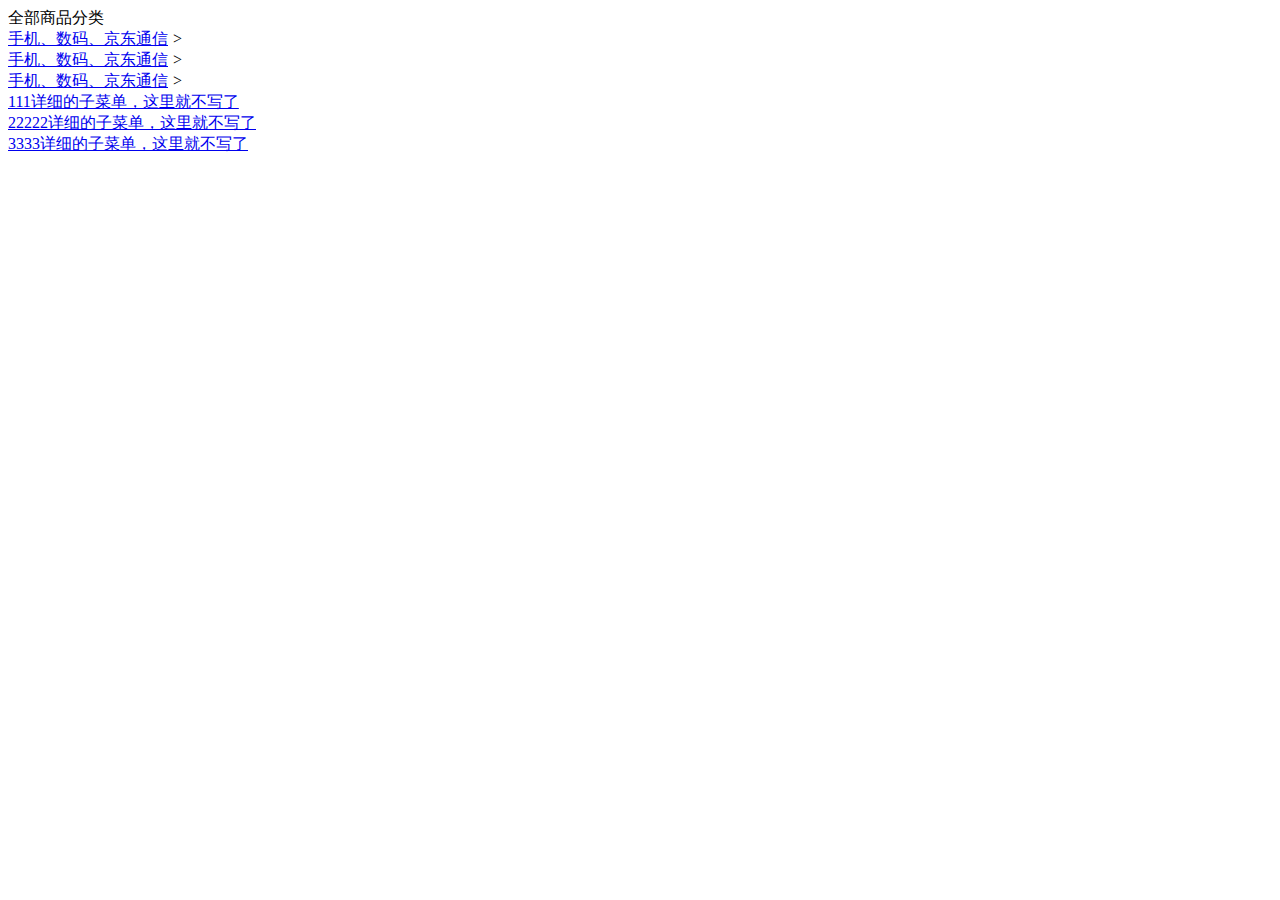
<file: asa.html>
<!DOCTYPE html>
<html>

	<head>
		<meta charset="UTF-8">
		<title></title>
		<script src="js/jquery-1.11.0.js"></script>
		<script type="text/javascript">
			$(function() {

				$(".nav_list_s").mouseenter(function() {
					$(this).addClass("nav_list_s01").siblings().removeClass("nav_list_s01");
					$(".nav_detailBox").show();
					$(".nav_detailBox").children(".nav_detail").eq($(this).index()).show().siblings().hide();
				})
				$(".nav_left").mouseleave(function() {
					$(this).find(".nav_list_s").removeClass("nav_list_s01");
					$(".nav_detailBox").stop().hide();
				})
			});
		</script>
	</head>

	<body>
		<div class="nav_left">
			<div class="nav_top"></div>
			<div class="nav_tilte">全部商品分类</div>
			<div class="dd">
				<div class="nav_list">
					<div class="nav_list_s ">
						<span class="nav_span"><a href="#">手机、</a><a href="#">数码、</a><a href="#">京东通信</a></span>
						<i class="nav_arrow">></i>
					</div>
					<div class="nav_list_s">
						<span class="nav_span"><a href="#">手机、</a><a href="#">数码、</a><a href="#">京东通信</a></span>
						<i class="nav_arrow">></i>
					</div>
					<div class="nav_list_s">
						<span class="nav_span"><a href="#">手机、</a><a href="#">数码、</a><a href="#">京东通信</a></span>
						<i class="nav_arrow">></i>
					</div>
				</div>
				<div class="nav_detailBox">
					<div class="nav_detail">
						<a href="#">111详细的子菜单，这里就不写了</a>
					</div>
					<div class="nav_detail">
						<a href="#">22222详细的子菜单，这里就不写了</a>
					</div>
					<div class="nav_detail">
						<a href="#">3333详细的子菜单，这里就不写了</a>
					</div>
				</div>
			</div>
		</div>
	</body>

</html>
</file>
<file: css/css.css>
* {
	padding: 0;
	margin: 0;
	font: 14px/1.5 "Helvetica Neue", Helvetica, Arial, "Microsoft Yahei", "Hiragino Sans GB", "Heiti SC", "WenQuanYi Micro Hei", sans-serif;
}

img,
input {
	border: 0 none;
}

input {
	outline: none;
}

li {
	list-style: none;
}

a {
	text-decoration: none;
	color: #333333;
}

.content,
.ad,
.star-shop,
.shop-item,
.like-shop ul,
.item,
.hot-comment,
.footer,
.company {
	width: 1226px;
	margin: 0 auto;
	clear: both;
}

.header {
	background-color: #333333;
}

.fl-l {
	float: left;
}

.fl-r {
	float: right;
}

.search {
	width: 1226px;
	margin: 0 auto;
}

.top-nav {
	width: 1226px;
	height: 40px;
	margin: 0 auto;
}

.top-nav {
	background-color: #333333;
}

.top-nav a:hover {
	color: white;
}

.tp-l ul li,
.tp-r ul li {
	float: left;
	color: #B0B0B0;
	line-height: 40px;
}

.tp-l ul li a,
.tp-r ul li a {
	padding: 0 8px 0 8px;
	color: #B0B0B0;
}

.shop-cat {
	width: 120px;
	height: 40px;
	background-color: #424242;
	text-align: center;
	position: relative;
}

.shop-cat-item {
	width: 320px;
	height: 100px;
	background: #fff;
	position: absolute;
	right: 0;
	z-index: 1;
	box-shadow: 0 2px 10px rgba(0, 0, 0, 0.15);
	display: none;
}

.shop-cat-item span {
	font: 12px "微软雅黑";
	color: #424242;
	display: block;
	margin: 40px auto;
}

.shop-cat a:hover {
	color: #B0B0B0;
}

.logo {
	width: 55px;
	height: 55px;
}

.search-l,
.search-c,
.search-r {
	margin: 20px 0;
}

.search-c {
	width: 685px;
	height: 55px;
	margin-left: 142px;
}

.search-c ul li {
	float: left;
}

.search-c ul li a {
	line-height: 55px;
	font-size: 18px;
	padding: 0 8px 0 8px;
}

.search-c ul li a:hover {
	color: #ff6700;
}

.lk-sp {
	display: none;
}

.op {
	clear: both;
	display: block;
	position: relative;
}

.like-shop {
	width: 100%;
	height: 230px;
	border-top: 1px solid #E0E0E0;
	clear: both;
	background-color: #fff;
	box-shadow: 0 2px 10px rgba(0, 0, 0, 0.15);
	display: none;
	position: absolute;
	z-index: 10;
}

.mi-body {
	position: relative;
	clear: both;
}

.like-shop ul {
	overflow: hidden;
}

.like-shop ul li {
	width: 190px;
	height: 190px;
	margin-top: 15px;
	float: left;
	position: relative;
}

.like-shop li:before {
	position: absolute;
	content: "";
	height: 100px;
	width: 1px;
	top: 30px;
	right: 0;
	background-color: #E0E0E0;
}

.like-shop li:last-child:before {
	height: 100px;
	width: 0px;
}

.like-shop img {
	width: 160px;
	height: 110px;
	margin: 15px;
}

.lk-desc h3 {
	color: #333;
	text-align: center;
}

.lk-desc span {
	display: block;
	text-align: center;
	color: #FF6700;
}

.search-r {
	position: relative;
	background: #fff;
}

.search-r input[type="text"] {
	width: 240px;
	height: 48px;
	line-height: 48px;
}

.search-r input[type="text"],
.search-r input[type="button"] {
	border: 1px solid #E0E0E0;
	float: left;
}

.btn-search {
	width: 50px;
	height: 50px;
	background: #FFFFFF;
	z-index: 1;
}

.search-r i {
	position: absolute;
	right: 10px;
	font-size: 30px;
	top: 3px;
	color: #616161;
}

.sh-ihover {
	cursor: pointer;
	color: #fff!important;
}

.search-hot {
	position: absolute;
	top: 14px;
	left: 95px;
}

.search-hot a {
	font-size: 12px;
	background-color: #EEEEEE;
	padding: 3px;
}

.search-hot a:hover {
	background: #FF6700;
	color: white;
}

.content {
	position: relative;
	overflow: hidden;
}

.ca-list {
	position: absolute;
	left: 235px;
	height: 460px;
	background-color: #fff;
	overflow: hidden;
	z-index: 4;
}

.ca-list ul {
	border-top: 1px solid #E0E0E0;
	height: 460px;
	float: left;
}

.ca-list img {
	vertical-align: middle;
}

.ca-list li {
	margin: 25px 50px 0px 50px;
	width: 230px;
}

.ca-list span {
	font: 14px/40px "微软雅黑";
	text-align: center;
	margin-left: 10px;
	color: #333;
}

.ca-list div {
	display: none;
}

.slct-shop {
	display: inline-block;
	*display：inline;
	zoom: 1;
	width: 58px;
	height: 22px;
	border: 1px solid #FF6700;
	color: #ff6700;
	margin: 10px 5px 0 50px;
	text-align: center;
}

.slct-shop:hover {
	background-color: #ff6700;
	color: white!important;
}

.content-l {
	width: 235px;
	height: 460px;
	filter: progid:DXImageTransform.Microsoft.gradient(startColorstr=#7f000000, endColorstr=#7f000000);
	background: rgba(0, 0, 0, 0.6);
	position: absolute;
	left: 0;
	z-index: 2;
}

.content-r img {
	display: none;
	cursor: pointer;
}

.content-l ul li {
	height: 43px;
	color: white;
}

.content-l ul {
	padding-top: 20px;
}

.content-l ul li a {
	color: white;
	padding-left: 28px;
	line-height: 44px;
}

.suqare {
	position: absolute;
	width: 120px;
	height: 40px;
	right: 40px;
	bottom: 10px;
}

.suqare li {
	float: left;
	width: 6px;
	height: 6px;
	border: 2px solid #FFFFFF;
	border-radius: 10px;
	margin: 5px;
	/*: rgba(255, 255, 255, 0.3);*/
	border-color: rgba(0, 0, 0, 0.4);
}


/*.lihover {*/

.lihover {
	background-color: white;
	cursor: pointer;
}

.suqare li:hover {
	background-color: white;
	cursor: pointer;
}

.arrow-l {
	display: block;
	width: 41px;
	height: 69px;
	background: blue;
	z-index: 1;
	position: absolute;
	top: 40%;
	left: 235px;
	background: url(../img/icon-slides.png) no-repeat -84px;
}

.arrow-l-hover {
	background: url(../img/icon-slides.png) no-repeat;
	cursor: pointer;
}

.arrow-r {
	display: block;
	width: 41px;
	height: 69px;
	background: url(../img/icon-slides.png) no-repeat -123px;
	z-index: 1;
	position: absolute;
	top: 40%;
	right: 0;
	font-size: 55px;
}

.arrow-r-hover {
	background: url(../img/icon-slides.png) no-repeat -42px;
	cursor: pointer;
}

.listyle {
	background-color: #FF6700;
	cursor: pointer;
}

.ad {
	margin-top: 8px;
	overflow: hidden;
}

.ad-l {
	width: 235px;
	float: left;
}

.ad-l i {
	display: block;
	padding-top: 15px;
	font-size: 30px;
	filter: progid:DXImageTransform.Microsoft.gradient(startColorstr=#7f000000, endColorstr=#7f000000);
	color: rgba(255, 255, 255, 0.7);
}

.ad-l ul li {
	float: left;
	width: 78px;
	height: 85px;
	text-align: center;
	background-color: #5f5750;
	position: relative;
}

.ad-l li:after {
	position: absolute;
	content: "";
	width: 60px;
	height: 1px;
	top: -1px;
	left: 10px;
	background-color: #665e57;
}

.ad-l li:before {
	position: absolute;
	content: "";
	width: 1px;
	height: 70px;
	top: 10px;
	left: 1px;
	background-color: #665e57;
}

.ad-r ul li {
	float: left;
	padding-left: 15px;
}

.ad-r img {
	width: 315px;
	height: 170px;
}

.star-shop h2,
.item-head h2 {
	width: 700px;
	color: #333;
	margin-top: 10px;
	font: 200 22px/48px "微软雅黑";
}


/*.h2-shop {
	width: 1050px;
	color: #333;
	margin-top: 10px;

}*/
.shop-list{
	overflow: hidden;
}
.shop-btn,
.shop-list {
	float: right;
	
	padding-top: 20px;
}

.shop-btn a {
	display: block;
	width: 35px;
	height: 25px;
	border: 1px solid #E0E0E0;
	float: left;
	text-align: center;
	font: 20px/25px "微软雅黑";
}

.sp-ahover {
	color: #FF6700;
}

.shop-btn i {
	font-size: 20px;
	color: #b0b0b0;
}

.shop-btn-ahover {
	color: #FF6700;
}

.shop-item {
	overflow: hidden;
}

.shop-item ul {
	width: 2490px;
	position: relative;
}

.shop-item li {
	width: 234px;
	height: 339px;
	float: left;
	margin-right: 15px;
	background-color: #fafafa;
}

.shop-item li:last-child {
	overflow: hidden;
}

.shop-item img {
	width: 160px;
	height: 160px;
	padding: 39px 37px 0;
}

.shop-item h3,
.item-r h3 {
	text-align: center;
	font-weight: 400;
	font-size: 14px;
}

.item,
.item-head {
	overflow: hidden;
	background-color: #F5F5F5;
}

.shop-item p,
.item-r p {
	color: #b0b0b0;
	text-align: center;
	padding-top: 9px;
}

.shop-item span,
.item-r span {
	display: block;
	text-align: center;
	padding-top: 19px;
	color: #FF6700;
}

.item-bg {
	height: 4500px;
	background-color: #F5F5F5;
	margin-top: 40px;
}

.item-head a {
	display: block;
	width: 125px;
	border: 0 none;
}

.item-l {
	width: 234px;
}

.item-r {
	width: 978px;
	margin-left: 10px;
}

.item-r div ul {
	width: 992px;
}

.item-r img {
	width: 160px;
	height: 160px;
	padding: 30px 36px 0 36px;
}

.item-r ul li {
	width: 234px;
	height: 300px;
	float: left;
	background: white;
	margin: 0 14px 14px 0;
}

.shop-list {
	padding-top: 15px;
}

.shop-list ul li {
	float: left;
	margin-left: 28px;
	font: 18px "微软雅黑";
	padding-bottom: 4px;
	cursor: pointer;
}

.current {
	border-bottom: 2px solid #ff6700;
	color: #FF6709;
}

.p-item {
	text-align: center;
	margin: 45px 0px 23px 0;
	font-size: 18px;
	color: green;
}

.p-title a {
	display: block;
	font-size: 18px;
	text-align: center;
}

.p-detail a {
	display: block;
	width: 200px;
	height: 40px;
	text-align: center;
	margin-left: 45px;
	white-space: pre-line;
	font-size: 12px;
	color: #b0b0b0;
}

.p-price {
	text-align: center;
	color: #333;
	margin: 17px 0 17px 0;
}

.conte img {
	width: 216px !important;
	height: 154px !important;
	margin: 0 40px;
}

.hot-comment {
	overflow: hidden;
}

.hot-comment ul li {
	width: 295px;
	height: 415px;
	float: left;
	margin-right: 15px;
	background-color: white;
}

.hot-comment img {
	width: 296px;
	height: 220px;
	padding: 0;
}

.com-p,
.com-peson {
	margin: 25px 27px 0;
	width: 242px;
	height: 65px;
	overflow: hidden;
	line-height: 14px;
}

.com-p a {
	font-size: 14px;
}

.com-peson p {
	font-size: 10px;
	color: #b0b0b0;
	margin-bottom: 5px;
}

.com-peson a {
	font-size: 14px;
	font-weight: 400;
}

.price {
	color: #FF6700;
}

.footer{
	margin-top: ;
}

.policy {
	border-bottom: 1px solid #e0e0e0;
	overflow: hidden;
}

.policy li {
	float: left;
	width: 187px;
	height: 25px;
	margin: 25px 0 25px 55px;
	border-right: 1px solid #e0e0e0;
}

.policy li:last-child {
	border: 0 none;
}

.policy li a {
	font: 400 18px "微软雅黑";
	color: #757575;
	line-height: 25px;
}

.policy li a:hover,
.ca-list span:hover {
	color: #FF6700;
}

.help {
	overflow: hidden;
	margin-top: 35px;
}

.help dl {
	float: left;
	width: 160px;
	height: 155px;
	/*margin-right: 100px;*/
}

.help a{
	overflow: hidden;
	display: block;
	font-size: 12px;
	color: #757575;
}
.help dt {
	margin: 0 0px 25px 0px;
	color: #424242;
	font-size: 14px;
}

.help dd {
	margin-bottom: 5px;
}

/*.help dd a {
	font-size: 12px;
	color: #757575;
}*/

.help dd a:hover {
	color: #FF6700;
}

.tel {
	float: right;
	border-left: 1px solid #e0e0e0;
}

.phone {
	font-size: 22px;
	color: #FF6700;
	text-align: center;
}

.service {
	white-space: pre-line;
	text-align: center;
	color: #616161;
	font-size: 12px;
}

.tel a {
	display: inline-block;
	width: 117px;
	height: 28px;
	border: 1px solid #FF6700;
	line-height: 28px;
	text-align: center;
	margin: 20px 68px 0 68px;
	color: #FF6700;
}

.tel a:hover {
	color: white;
	background: #FF6700;
}

.company-bg {
	background: #FAFAFA;
}

.company {
	padding-top: 28px;
}

.company-c {
	margin-left: 10px;
}

.company ul {
	margin: 0;
}

.company-c li {
	float: left;
	margin-left: 2px;
	color: #b0b0b0;
}

.company-c li a {
	color: #b0b0b0;
	font-size: 12px;
}

.company-c li a:hover {
	color: #FF6700;
}

.fa {
	clear: both;
	font-size: 12px;
	color: #b0b0b0;
}

.company-r img {
	width: 85px;
	height: 28px;
}

.mi-font {
	padding: 34px 0;
	background: url(../img/mi-font.png) no-repeat center;
	clear: both;
	text-indent: -9999em;
	overflow: hidden;
}
</file>
<file: css/iconfont.css>
@font-face {font-family: "iconfont";
  src: url('iconfont.eot?t=1488605290969'); /* IE9*/
  src: url('iconfont.eot?t=1488605290969#iefix') format('embedded-opentype'), /* IE6-IE8 */
  url('iconfont.woff?t=1488605290969') format('woff'), /* chrome, firefox */
  url('iconfont.ttf?t=1488605290969') format('truetype'), /* chrome, firefox, opera, Safari, Android, iOS 4.2+*/
  url('iconfont.svg?t=1488605290969#iconfont') format('svg'); /* iOS 4.1- */
}

.iconfont {
  font-family:"iconfont" !important;
  font-size:17px;
  font-style:normal;
  -webkit-font-smoothing: antialiased;
  -moz-osx-font-smoothing: grayscale;
  
}

.icon-fangdajing:before { content: "\e605"; }

.icon-msnui-cart:before { content: "\e672"; }

.icon-icon04:before { content: "\e604"; }

.icon-libao:before { content: "\e627"; }

.icon-yiyuanduobao:before { content: "\e637"; }

.icon-bofangcishu:before { content: "\e660"; }

.icon-you:before { content: "\e61c"; }

.icon-xuangoushouji:before { content: "\e600"; }

.icon-chuzhi:before { content: "\e609"; }

.icon-ic_SIM:before { content: "\e61f"; }
</file>
